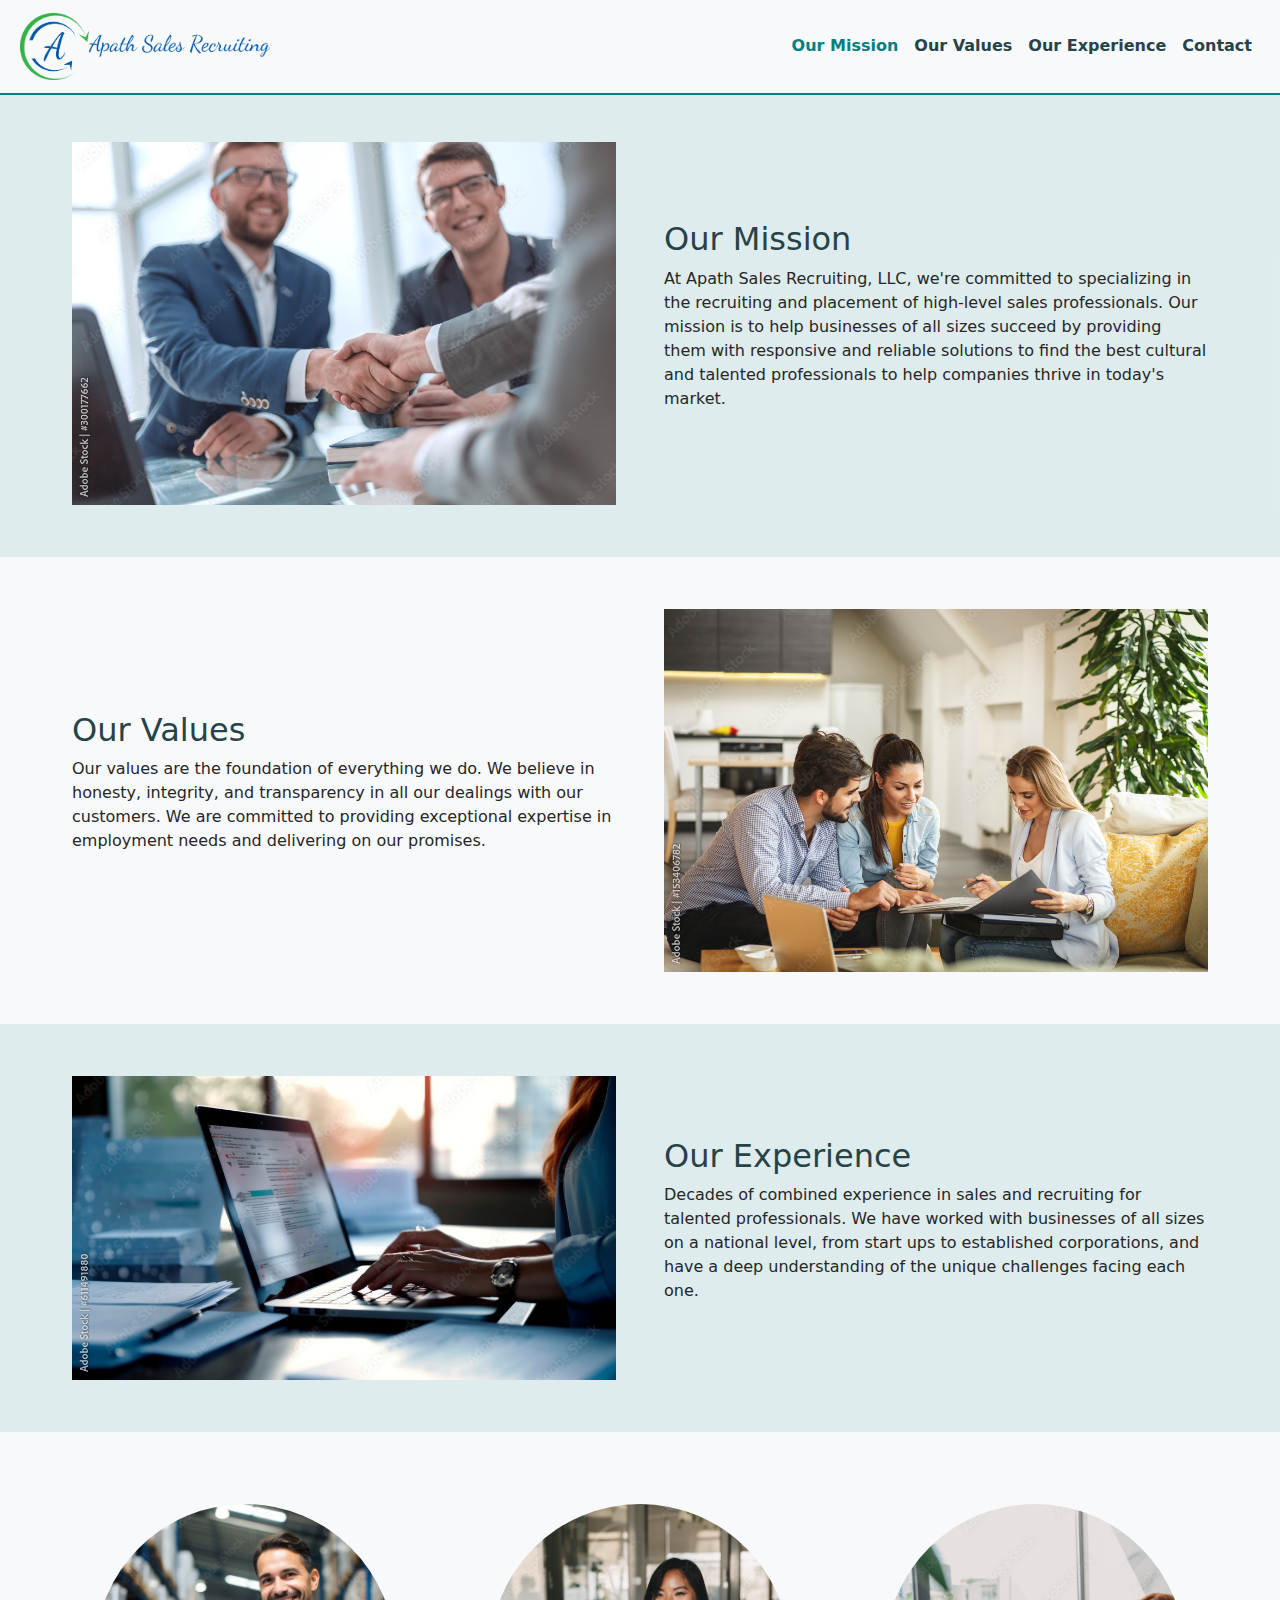
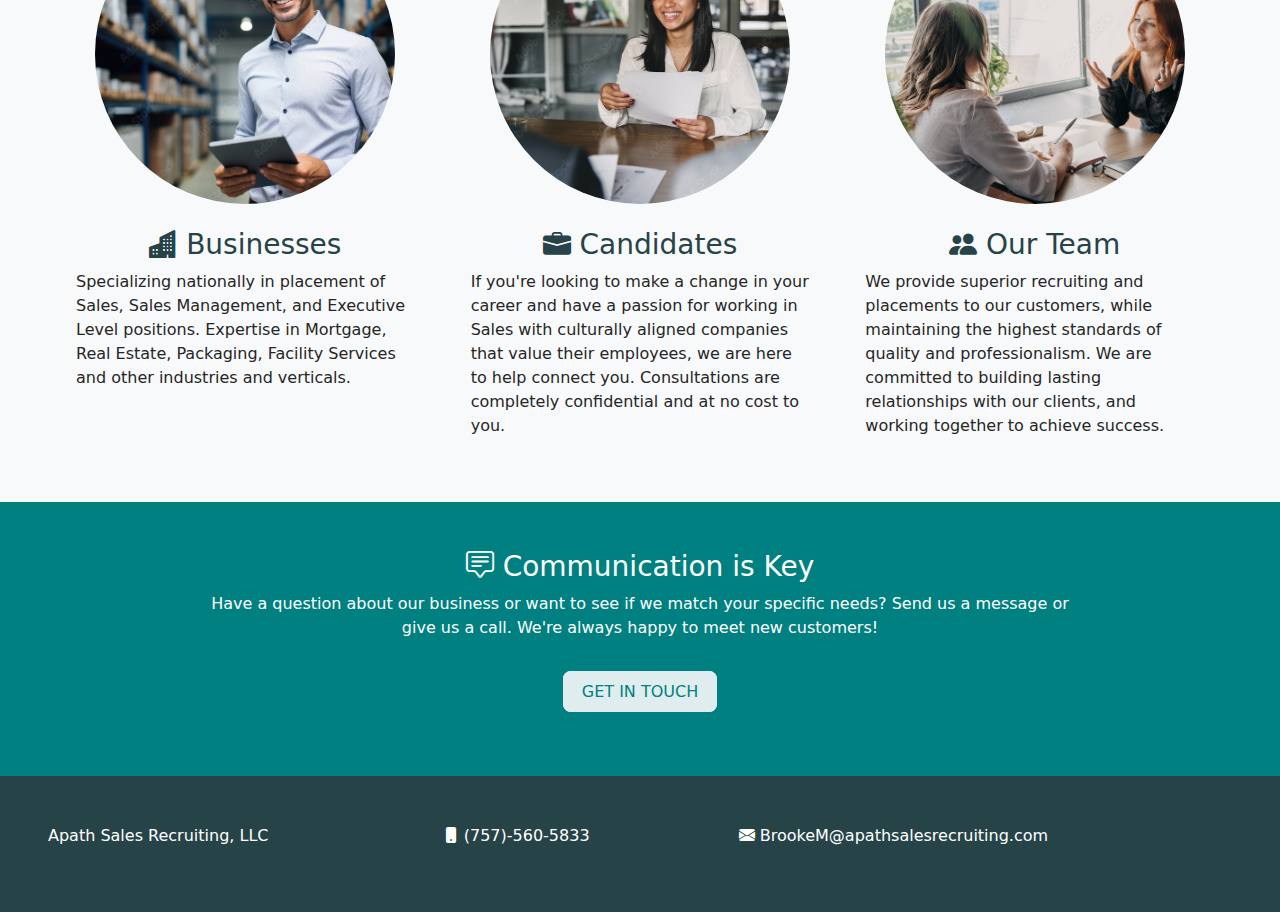
<file: apath/index.html>
<!DOCTYPE html>
<html lang="en">
    <head>
        <meta charset="utf-8">
        <meta name="viewport" content="width=device-width, initial-scale=1">
        <title>Apath Sales Recruiting</title>
        <link rel="icon" type="image/x-icon" href="assets/logofav.png">
        <link rel="stylesheet" href="https://cdn.jsdelivr.net/npm/bootstrap@5.3.2/dist/css/bootstrap.min.css">
        <link rel="stylesheet" href="https://cdn.jsdelivr.net/npm/bootstrap-icons@1.10.2/font/bootstrap-icons.css">
        <link rel="stylesheet" href="style.css">
        <script src="https://cdn.jsdelivr.net/npm/bootstrap@5.3.2/dist/js/bootstrap.bundle.min.js"></script>
    </head>

    <body>
        <nav class="navbar navbar-expand-md bg-body-tertiary fixed-top px-lg-2">
            <div class="container-fluid">
                <a class="navbar-brand" href="#"><img src="assets/logo-fc-cropped.png" class="header-logo" alt="Apath Sales Recruiting Logo"></a>
                <button id="nav-toggle-button" class="navbar-toggler" type="button" data-bs-toggle="collapse" data-bs-target="#navbarContent" aria-controls="navbarContent" aria-expanded="false" aria-label="Toggle Navigation">
                    <i class="bi bi-list"></i>
                </button>

                <div class="collapse navbar-collapse justify-content-end" id="navbarContent">
                    <ul class="navbar-nav">
                        <li class="nav-item">
                            <a class="nav-link" href="#mission">Our Mission</a>
                        </li>
                        <li class="nav-item">
                            <a class="nav-link" href="#values">Our Values</a>
                        </li>
                        <li class="nav-item">
                            <a class="nav-link" href="#experience">Our Experience</a>
                        </li>
                        <li class="nav-item">
                            <a class="nav-link" href="#contactForm">Contact</a>
                        </li>
                    </ul>
                </div>
            </div>
        </nav>

        <section id="mainContent" data-bs-spy="scroll" data-bs-target="#navbarContent" data-bs-root-margin="0px 0px -40%" data-bs-smooth-scroll="true" class="bg-body-tertiary container-fluid">
            <article id="mission" class="container-fluid background-light py-4 py-sm-5 px-md-5" style="margin-top: 90px">
                <div class="row justify-content-between gx-sm-5 align-items-center">
                    <div class="col-md-6 order-md-2 my-1">
                        <h2>Our Mission</h2>
                        <p>At Apath Sales Recruiting, LLC, we're committed to specializing in the recruiting and placement of high-level sales professionals.  Our mission is to help businesses of all sizes succeed by providing them with responsive and reliable solutions to find the best cultural and talented professionals to help companies thrive in today's market.</p>
                    </div> 

                    <div class="col-md-6 order-md-1 my-1">
                        <img src="assets/candidates-test-4.jpeg" class="img-fluid" alt="Business people sitting at a conference table shaking hands.">
                    </div>
                </div>
            </article>

            <article id="values" class="container-fluid py-4 py-sm-5 px-md-5">
                <div class="row justify-content-between gx-sm-5 align-items-center">
                    <div class="col-md-6 my-1">
                        <h2>Our Values</h2>
                        <p>Our values are the foundation of everything we do. We believe in honesty, integrity, and transparency in all our dealings with our customers. We are committed to providing exceptional expertise in employment needs and delivering on our promises.</p>
                    </div>
                    <div class="col-md-6 my-1">
                        <img src="assets/values-test-1.jpeg" class="img-fluid" alt="A man and a woman working together at a desk.">
                    </div>
                </div>
                
            </article>

            <article id="experience" class="container-fluid background-light py-4 py-sm-5 px-md-5">
                <div class="row justify-content-between gx-sm-5 align-items-center">
                    <div class="col-md-6 order-md-2 my-1">
                        <h2>Our Experience</h2>
                        <p>Decades of combined experience in sales and recruiting for talented professionals. We have worked with businesses of all sizes on a national level, from start ups to established corporations, and have a deep understanding of the unique challenges facing each one.</p>
                    </div>

                    <div class="col-md-6 order-md-1 my-1">
                        <img src="assets/experience-test-2.jpeg" class="img-fluid" alt="Business people sitting at a conference table shaking hands.">
                    </div>
                </div>
                
            </article>

            <article id="services" class="container-fluid py-4 py-sm-5 px-md-5">
                <div class="row">
                    <div id="customers" class="col-md-4">
                        <div class="py-3 py-sm-4 imgcontainer"><img src="assets/test-1.jpeg" alt="" class="mx-auto"></div>
                        <h3 class="text-center"><i class="bi bi-buildings-fill"></i>
                             Businesses</h3>
                        <p class="px-sm-3">Specializing nationally in placement of Sales, Sales Management, and Executive Level positions. Expertise in Mortgage, Real Estate, Packaging, Facility Services and other industries and verticals.</p>
                    </div>

                    <div id="candidates" class="col-md-4">
                        <div class="pb-3 pt-4 py-sm-4 imgcontainer"><img src="assets/candidates-5.jpeg" alt="" class="mx-auto"></div>
                        <h3 class="text-center"><i class="bi bi-briefcase-fill"></i>
                             Candidates</h3>
                        <p class="px-sm-3">If you're looking to make a change in your career and have a passion for working in Sales with culturally aligned companies that value their employees, we are here to help connect you. Consultations are completely confidential and at no cost to you.</p>
                    </div>

                    <div id="ourTeam" class="col-md-4">
                        <div class="pb-3 pt-4 py-sm-4 imgcontainer"><img src="assets/team-test-2.jpeg" alt="" class="mx-auto"></div>
                        <h3 class="text-center"><i class="bi bi-people-fill"></i> Our Team</h3>
                        <p class="px-sm-3">We provide superior recruiting and placements to our customers, while maintaining the highest standards of quality and professionalism. We are committed to building lasting relationships with our clients, and working together to achieve success.</p>
                    </div>
                </div>
            </article>

            <article id="contact" class="background-primary container-fluid py-5 px-md-5">
                
                <div id="contactForm" class="row mx-auto">
                    <h3 class="text-center white"><i class="bi bi-chat-square-text"></i> Communication is Key</h3>
                    <p class="text-center white">Have a question about our business or want to see if we match your specific needs? Send us a message or give us a call. We're always happy to meet new customers!</p>
        
                    <p class="contactButton text-center my-3 my-sm-4"><a href="mailto:brookem@apathsalesrecruiting.com" title="Email BrookeM@apathsalesrecruiting.com" class="px-3 py-2">Get in Touch</a></p>
    
                </div>    
            </article>
        </section>

        <footer id="footer" class="container-fluid background-dark py-4 py-sm-5 px-4 px-md-5">
            <div class="row justify-content-around gx-0">
                <div class="col-md-4 mx-auto">
                    <p><a href="#">Apath Sales Recruiting, LLC</a></p>
                </div>

                <div class="col-md-3 mx-auto">
                    <p><a href="tel:+17575605833" title="Call BrookeM@apathsalesrecruiting.com"><i class="bi bi-phone-fill"></i>
                         (757)-560-5833</a></p>
                </div>

                <div class="col-md-5 mx-auto">
                    <p><a href="mailto:brookeM@apathsalesrecruiting.com" title="Email BrookeM@apathsalesrecruiting.com"><i class="bi bi-envelope-fill"></i> BrookeM@apathsalesrecruiting.com</a></p>
                </div>
            </div>
        </footer>

    </body>
</html>
</file>
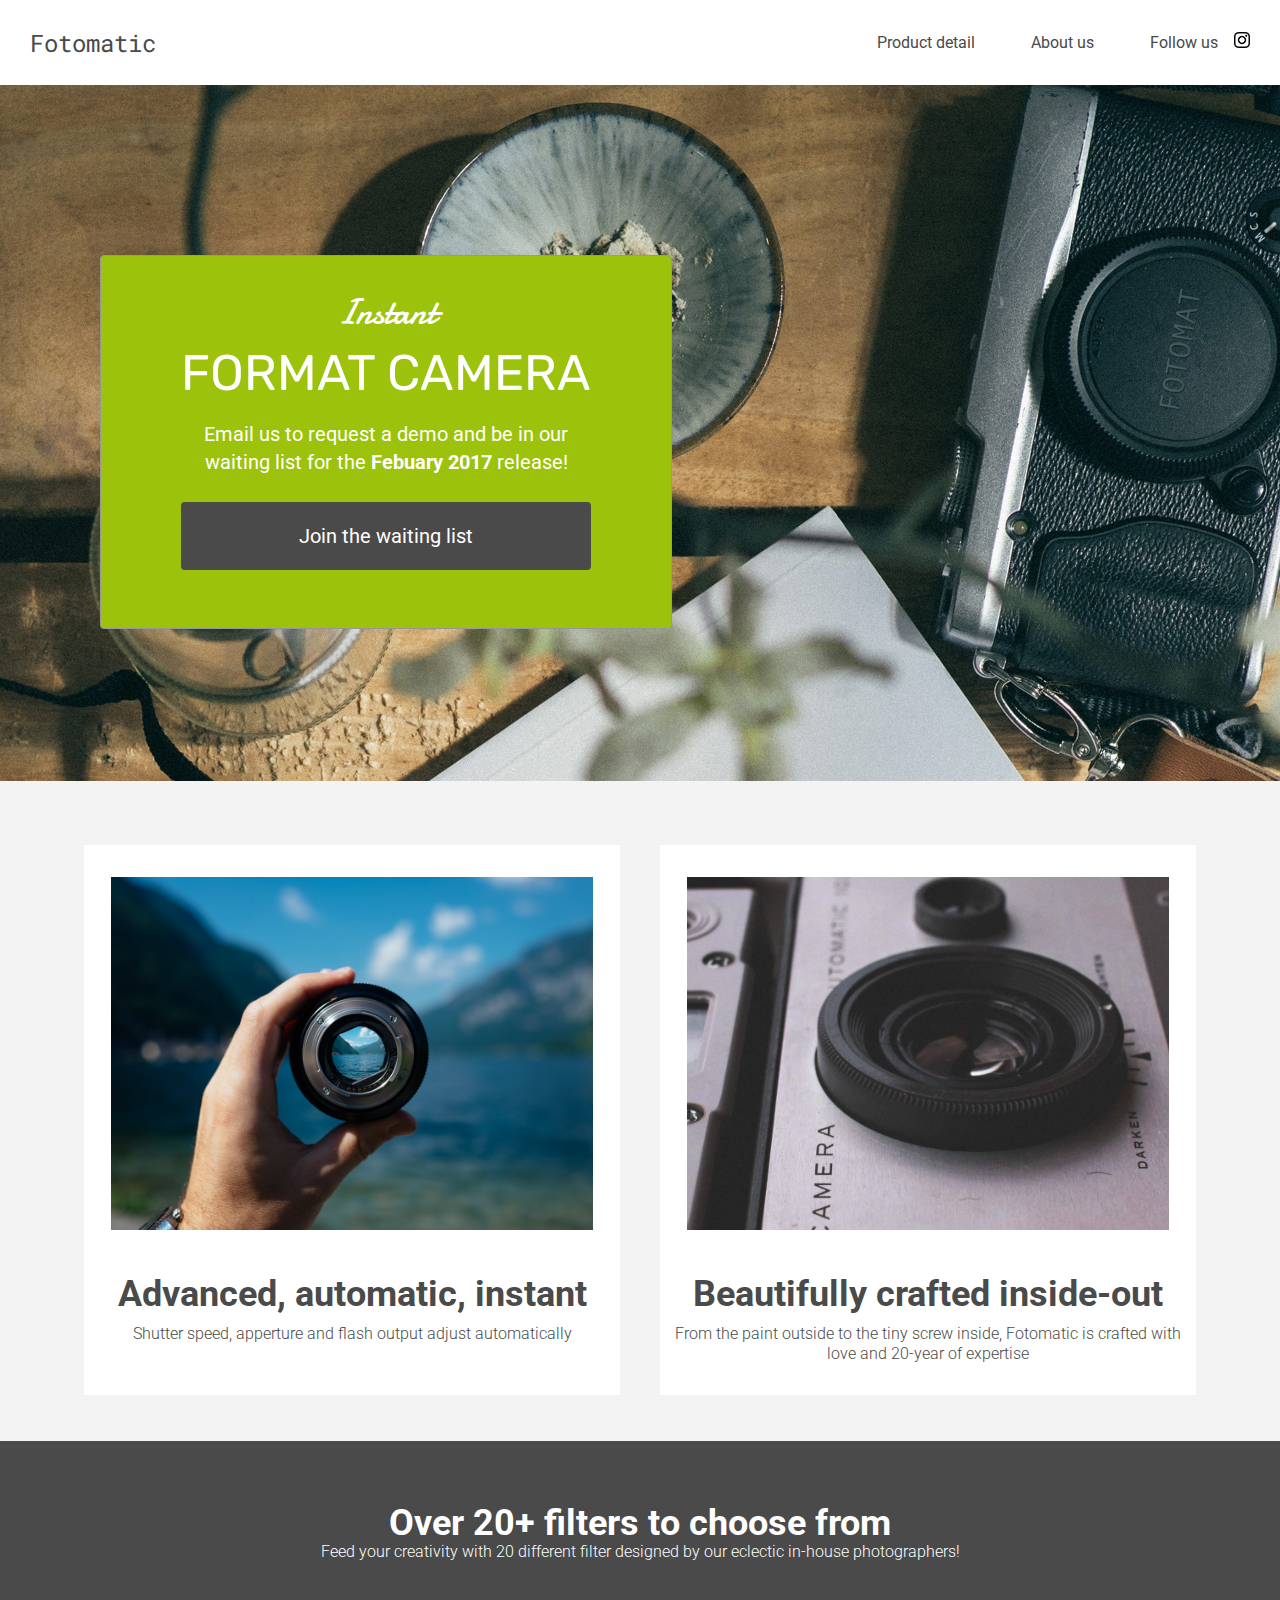
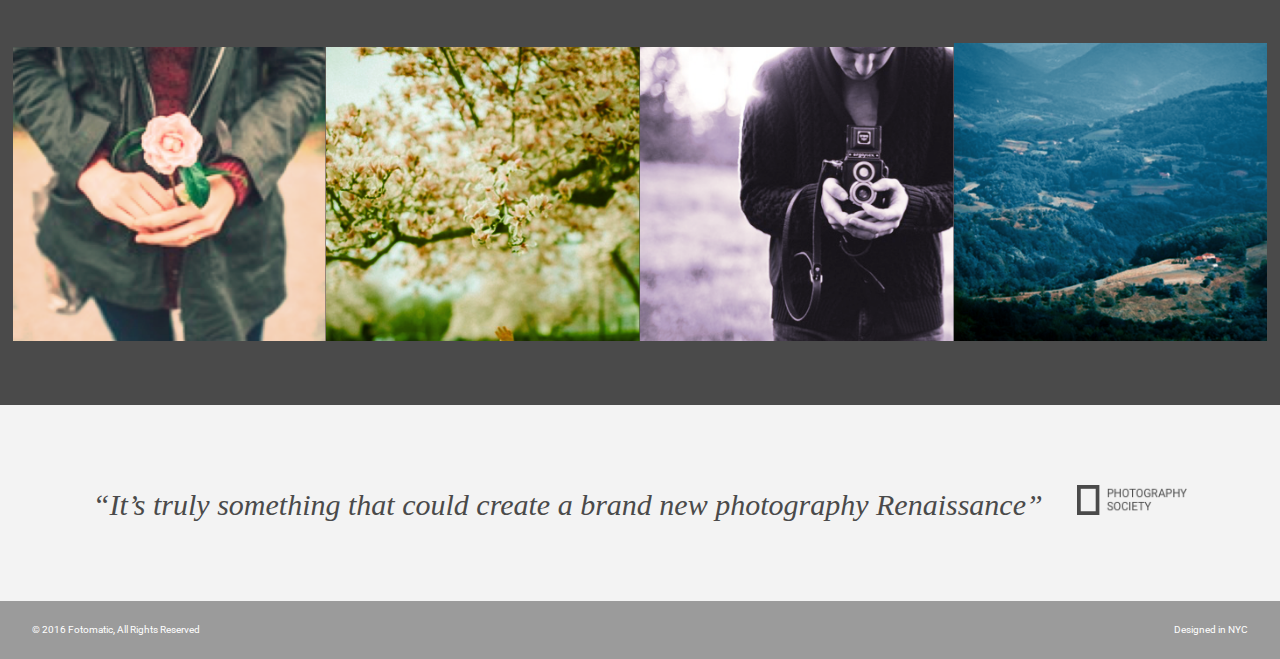
<file: fotomatic/F1C1_start/index.html>
<!DOCTYPE html>
<html>
<head>
  <meta name="viewport" content="width=device-width, initial-scale=1.0">
  <link href="https://fonts.googleapis.com/css?family=Damion" rel="stylesheet">
  <link href="https://fonts.googleapis.com/css?family=Rubik" rel="stylesheet">
  <link href="https://fonts.googleapis.com/css?family=Roboto:300,400,600,700" rel="stylesheet">
  <link href="https://fonts.googleapis.com/css2?family=Roboto+Mono&display=swap" rel="stylesheet">
  <link rel="stylesheet" href="./resources/css/reset.css">
  <link rel="stylesheet" href="./resources/css/style.css">
  <meta charset="UTF-8">
</head>
<body>
  <!-- Header -->
  <header>
    <div class="content">
      <a href="index.html" class="desktop logo">Fotomatic</a>
      <nav class="desktop">
        <ul>
          <li><a href="#">Product detail</a></li>
          <li><a href="#">About us</a></li>
          <li><a href="https://www.instagram.com/">Follow us <img class="icon" src="./resources/images/instagram.png"></a></li>
        </ul>
      </nav>
      <nav class="mobile">
        <ul>
          <li><a href="#"><img src="./resources/images/ic-logo.svg"></a></li>
          <li><a href="#"><img src="./resources/images/ic-product-detail.svg"></a></li>
          <li><a href="#"><img src="./resources/images/ic-about-us.svg"></a></li>
          <li><a href="#" class="button">Join us</a></li>
        </ul>
      </nav>
    </div>
  </header>

  <!-- Main Content -->
  <div class="main-content">

    <!-- Sign Up Section -->
    <div id="sign-up-section" class="banner">
      <div id="sign-up-cta">
        <div class="content center">
          <div class="header">
            <h2 class="cursive">Instant</h2>
            <h1 class="striking">FORMAT CAMERA</h1>
          </div>
          <div class="email">
            <span>
              Email us to request a demo and be in our waiting list for the <strong>Febuary 2017</strong> release!
            </span>
            <div class="button">Join the waiting list</div>
          </div>
        </div>
      </div>
    </div>

    <!-- Features Section -->
    <div id="features-section">
      <div class="feature">
        <div class="center">
          <div class="image-container">
            <img src="./resources/images/feature-1.png" />
          </div>
          <div class="content">
            <h2>Advanced, automatic, instant</h2>
            <h3>Shutter speed, apperture and flash output adjust automatically</h3>
          </div>
        </div>
      </div>
      <div class="feature">
        <div class="center">
          <div class="image-container">
            <img src="./resources/images/feature-2.png" />
          </div>
          <div class="content">
            <h2>Beautifully crafted inside-out</h2>
            <h3>From the paint outside to the tiny screw inside, Fotomatic is crafted with love and 20-year of expertise</h3>
          </div>
        </div>
      </div>
    </div>

    <!-- Filters Section -->
    <div id="filters-section">
      <div class="content center">
        <h2>Over 20+ filters to choose from</h2>
        <h3>Feed your creativity with 20 different filter designed by our eclectic in-house photographers!</h3>
      </div>
      <div class="images-container">
        <div class="image-container">
          <img src="./resources/images/filter-1.png" />
        </div>
        <div class="image-container">
          <img src="./resources/images/filter-2.png" />
        </div>
        <div class="image-container">
          <img src="./resources/images/filter-3.png" />
        </div>
        <div class="image-container extra">
          <img src="./resources/images/filter-4.png" />
        </div>
      </div>
    </div>

    <!--Quotes Section-->
    <div id="quotes-section">
      <div class="content center">
        <span class="quote">“It’s truly something that could create a brand new photography Renaissance”</span>
        <img class="quote-citation" src="./resources/images/photography-logo.png" />
      </div>
    </div>

    <!-- Footer -->
    <footer>
      <div class="content">
        <span class="copyright">© 2016  Fotomatic, All Rights Reserved</span>
        <span class="location">Designed in NYC</span>
      </div>
    </footer>

  </div>
</body>
</html>
</file>
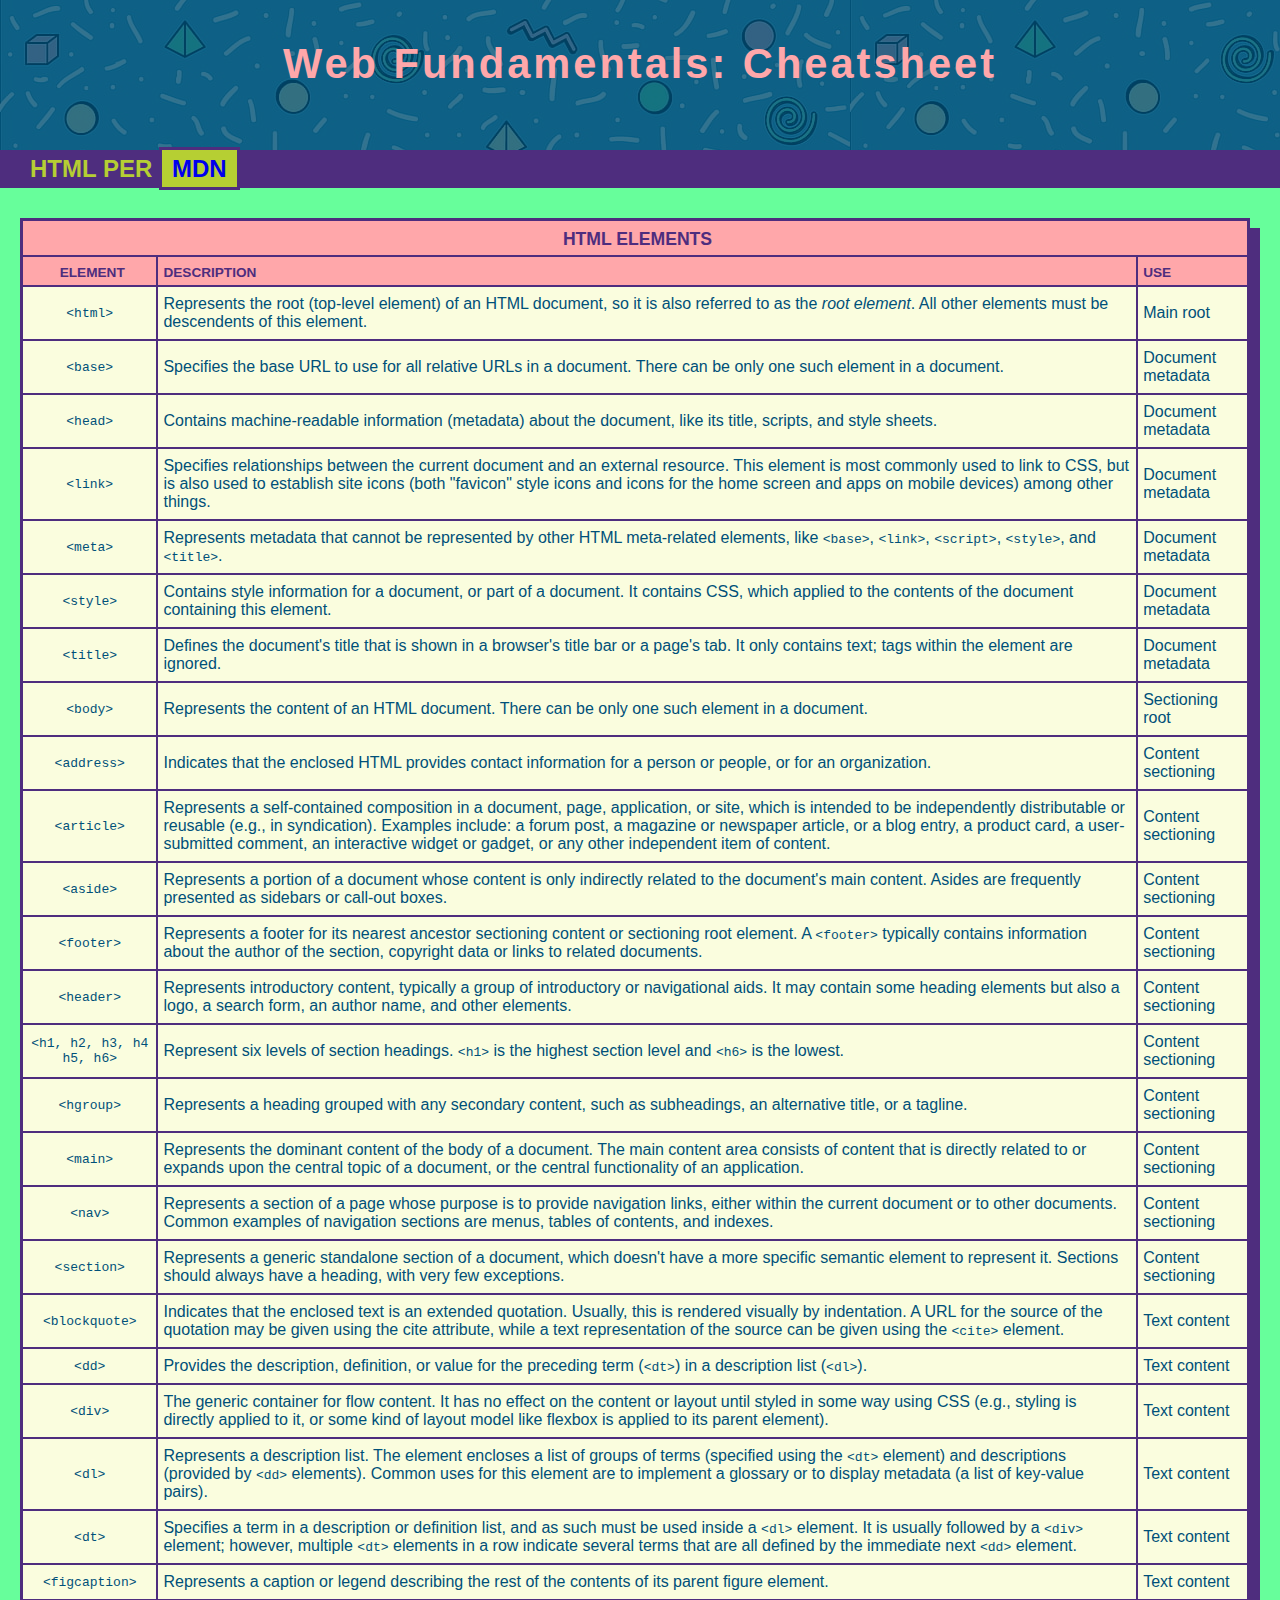
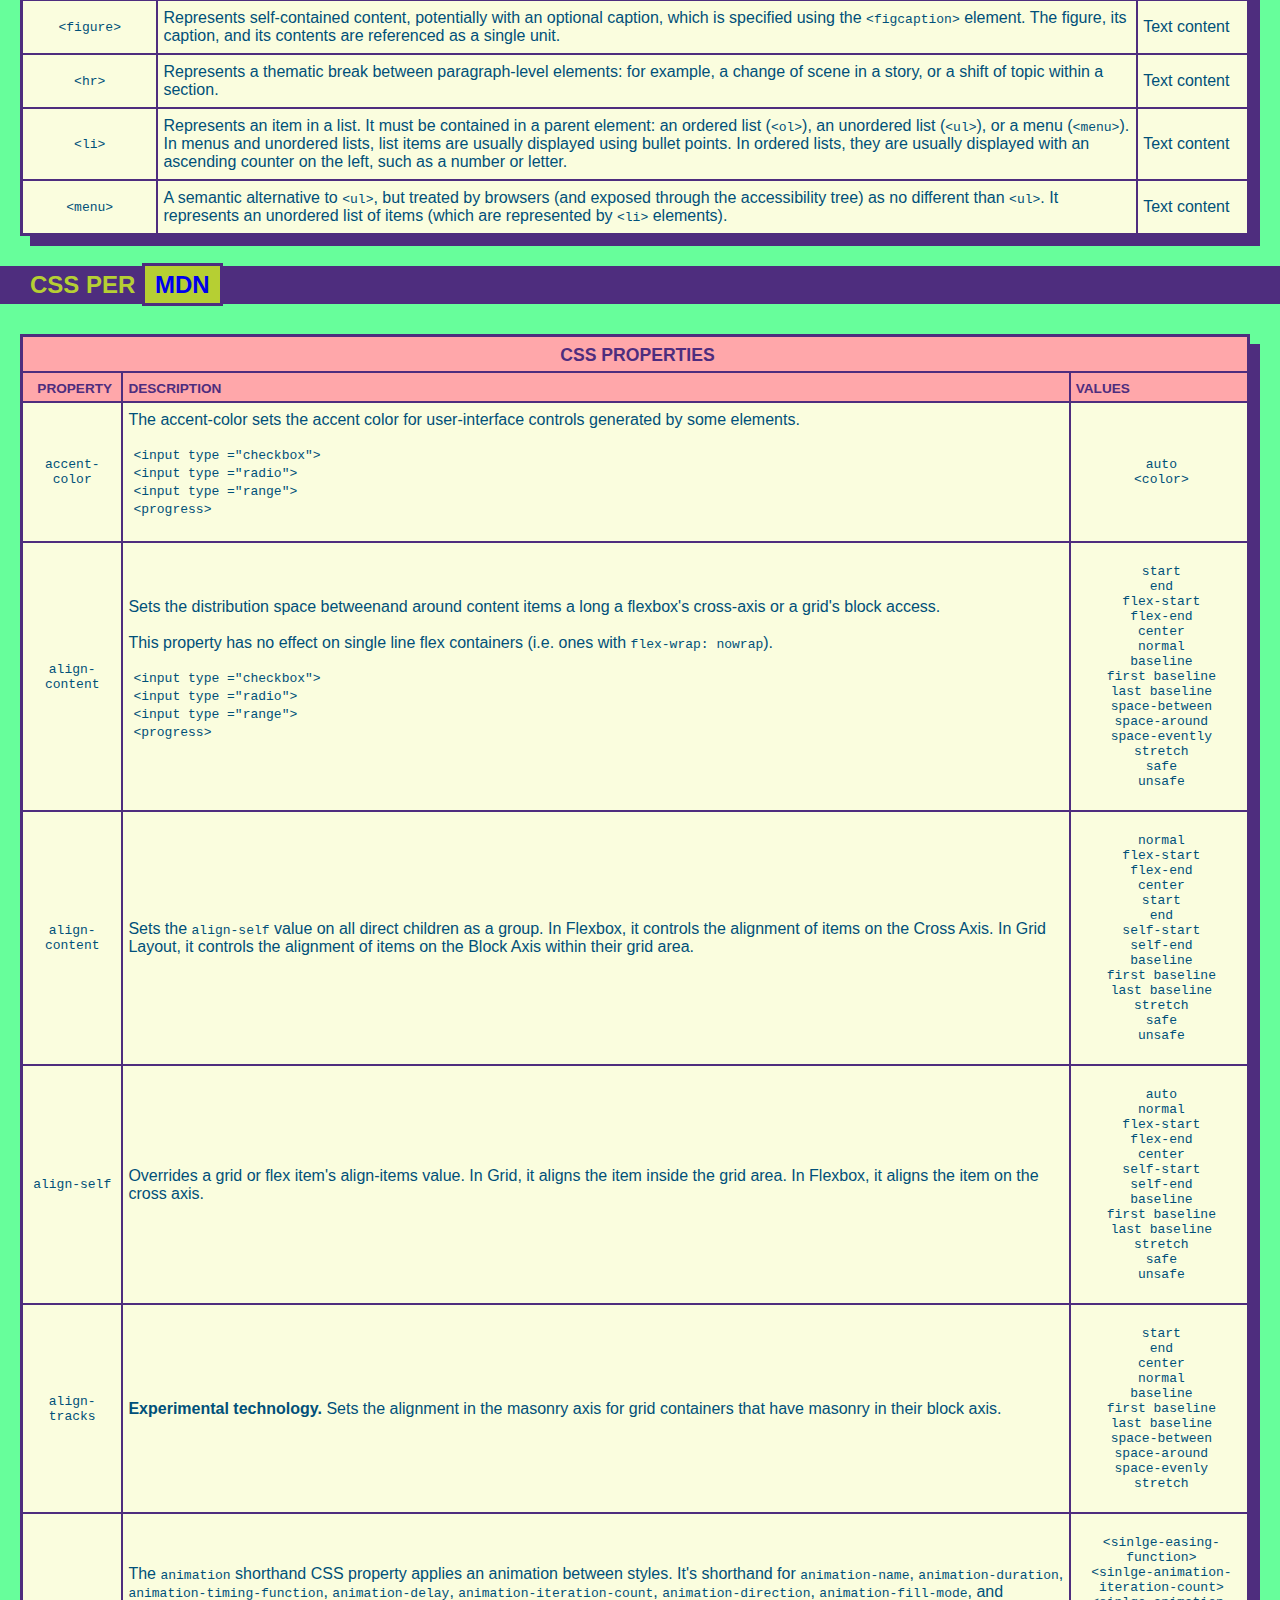
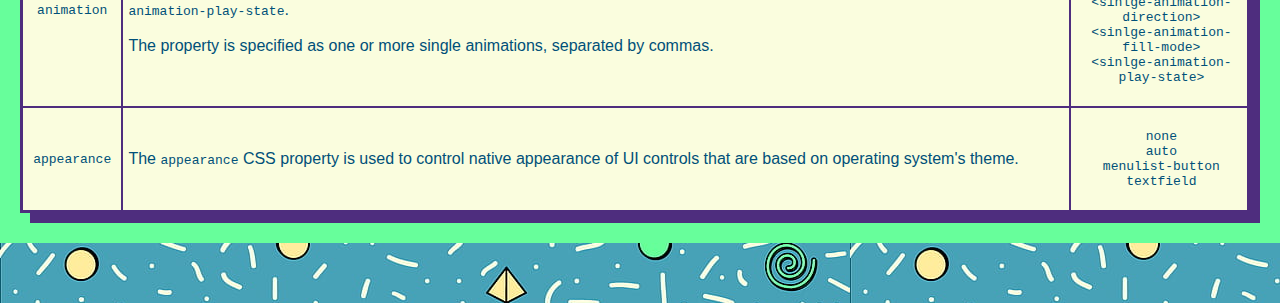
<file: cheatsheet/cheatsheet.html>
<!DOCTYPE html>
<html>
    <head>
        <title>Cheatsheets!</title>
        <link rel="stylesheet" href="./resources/css/reset.css">
        <link rel="stylesheet" href="./resources/css/index.css">
    </head>

    <body>
        <header>
            <h1>Web Fundamentals: Cheatsheet</h1>
        </header>
        <main>
            <section id="html">
                <heading class="source">
                    <h2>HTML <span>per <a href="https://developer.mozilla.org/en-US/docs/Web/HTML/Reference" title="MDN Web Docs">MDN</a></span></h2>
                </heading>

                <article>
                        <table>
                            <thead>
                                <tr>
                                    <th colspan="3">HTML Elements</th>
                                </tr>
                                <tr class="second-level">
                                    <th>Element</th>
                                    <th>Description</th>
                                    <th>Use</th>
                                </tr>
                            </thead>
                            <tbody>
                                <tr>
                                    <td>html</td>
                                    <td>Represents the root (top-level element) of an HTML document, so it is also referred to as the <em>root element</em>. All other elements must be descendents of this element.</td>
                                    <td>Main root</td>
                                </tr>

                                <tr>
                                    <td>base</td>
                                    <td>Specifies the base URL to use for all relative URLs in a document. There can be only one such element in a document.</td>
                                    <td>Document metadata</td>
                                </tr>

                                <tr>
                                    <td>head</td>
                                    <td>Contains machine-readable information (metadata) about the document, like its title, scripts, and style sheets.</td>
                                    <td>Document metadata</td>
                                </tr>

                                <tr>
                                    <td>link</td>
                                    <td>Specifies relationships between the current document and an external resource. This element is most commonly used to link to CSS, but is also used to establish site icons (both "favicon" style icons and icons for the home screen and apps on mobile devices) among other things.</td>
                                    <td>Document metadata</td>
                                </tr>

                                <tr>
                                    <td>meta</td>
                                    <td>Represents metadata that cannot be represented by other HTML meta-related elements, like <span class="code">base</span>, <span class="code">link</span>, <span class="code">script</span>, <span class="code">style</span>, and <span class="code">title</span>.</td>
                                    <td>Document metadata</td>
                                </tr>

                                <tr>
                                    <td>style</td>
                                    <td>Contains style information for a document, or part of a document. It contains CSS, which applied to the contents of the document containing this element.</td>
                                    <td>Document metadata</td>
                                </tr>

                                <tr>
                                    <td>title</td>
                                    <td>Defines the document's title that is shown in a browser's title bar or a page's tab. It only contains text; tags within the element are ignored.</td>
                                    <td>Document metadata</td>
                                </tr>

                                <tr>
                                    <td>body</td>
                                    <td>Represents the content of an HTML document. There can be only one such element in a document.</td>
                                    <td>Sectioning root</td>
                                </tr>

                                <tr>
                                    <td>address</td>
                                    <td>Indicates that the enclosed HTML provides contact information for a person or people, or for an organization.</td>
                                    <td>Content sectioning</td>
                                </tr>

                                <tr>
                                    <td>article</td>
                                    <td>Represents a self-contained composition in a document, page, application, or site, which is intended to be independently distributable or reusable (e.g., in syndication). Examples include: a forum post, a magazine or newspaper article, or a blog entry, a product card, a user-submitted comment, an interactive widget or gadget, or any other independent item of content.</td>
                                    <td>Content sectioning</td>
                                </tr>

                                <tr>
                                    <td>aside</td>
                                    <td>Represents a portion of a document whose content is only indirectly related to the document's main content. Asides are frequently presented as sidebars or call-out boxes.</td>
                                    <td>Content sectioning</td>
                                </tr>

                                <tr>
                                    <td>footer</td>
                                    <td>Represents a footer for its nearest ancestor sectioning content or sectioning root element. A <span class="code">footer</span> typically contains information about the author of the section, copyright data or links to related documents.</td>
                                    <td>Content sectioning</td>
                                </tr>

                                <tr>
                                    <td>header</td>
                                    <td>Represents introductory content, typically a group of introductory or navigational aids. It may contain some heading elements but also a logo, a search form, an author name, and other elements.</td>
                                    <td>Content sectioning</td>
                                </tr>

                                <tr>
                                    <td>h1, h2, h3, h4 h5, h6</td>
                                    <td>Represent six levels of section headings. <span class="code">h1</span> is the highest section level and <span class="code">h6</span> is the lowest.</td>
                                    <td>Content sectioning</td>
                                </tr>

                                <tr>
                                    <td>hgroup</td>
                                    <td>Represents a heading grouped with any secondary content, such as subheadings, an alternative title, or a tagline.</td>
                                    <td>Content sectioning</td>
                                </tr>

                                <tr>
                                    <td>main</td>
                                    <td>Represents the dominant content of the body of a document. The main content area consists of content that is directly related to or expands upon the central topic of a document, or the central functionality of an application.</td>
                                    <td>Content sectioning</td>
                                </tr>

                                <tr>
                                    <td>nav</td>
                                    <td>Represents a section of a page whose purpose is to provide navigation links, either within the current document or to other documents. Common examples of navigation sections are menus, tables of contents, and indexes.</td>
                                    <td>Content sectioning</td>
                                </tr>

                                <tr>
                                    <td>section</td>
                                    <td>Represents a generic standalone section of a document, which doesn't have a more specific semantic element to represent it. Sections should always have a heading, with very few exceptions.</td>
                                    <td>Content sectioning</td>
                                </tr>

                                <tr>
                                    <td>blockquote</td>
                                    <td>Indicates that the enclosed text is an extended quotation. Usually, this is rendered visually by indentation. A URL for the source of the quotation may be given using the cite attribute, while a text representation of the source can be given using the <span class="code">cite</span> element.</td>
                                    <td>Text content</td>
                                </tr>

                                <tr>
                                    <td>dd</td>
                                    <td>Provides the description, definition, or value for the preceding term (<span class="code">dt</span>) in a description list (<span class="code">dl</span>).</td>
                                    <td>Text content</td>
                                </tr>

                                <tr>
                                    <td>div</td>
                                    <td>The generic container for flow content. It has no effect on the content or layout until styled in some way using CSS (e.g., styling is directly applied to it, or some kind of layout model like flexbox is applied to its parent element).</td>
                                    <td>Text content</td>
                                </tr>

                                <tr>
                                    <td>dl</td>
                                    <td>Represents a description list. The element encloses a list of groups of terms (specified using the <span class="code">dt</span> element) and descriptions (provided by <span class="code">dd</span> elements). Common uses for this element are to implement a glossary or to display metadata (a list of key-value pairs).</td>
                                    <td>Text content</td>
                                </tr>

                                <tr>
                                    <td>dt</td>
                                    <td>Specifies a term in a description or definition list, and as such must be used inside a <span class="code">dl</span> element. It is usually followed by a <span class="code">div</span> element; however, multiple <span class="code">dt</span> elements in a row indicate several terms that are all defined by the immediate next <span class="code">dd</span> element.</td>
                                    <td>Text content</td>
                                </tr>

                                <tr>
                                    <td>figcaption</td>
                                    <td>Represents a caption or legend describing the rest of the contents of its parent figure element.</td>
                                    <td>Text content</td>
                                </tr>

                                <tr>
                                    <td>figure</td>
                                    <td>Represents self-contained content, potentially with an optional caption, which is specified using the <span class="code">figcaption</span> element. The figure, its caption, and its contents are referenced as a single unit.</td>
                                    <td>Text content</td>
                                </tr>

                                <tr>
                                    <td>hr</td>
                                    <td>Represents a thematic break between paragraph-level elements: for example, a change of scene in a story, or a shift of topic within a section.</td>
                                    <td>Text content</td>
                                </tr>

                                <tr>
                                    <td>li</td>
                                    <td>Represents an item in a list. It must be contained in a parent element: an ordered list (<span class="code">ol</span>), an unordered list (<span class="code">ul</span>), or a menu (<span class="code">menu</span>). In menus and unordered lists,  list items are usually displayed using bullet points. In ordered lists, they are usually displayed with an ascending counter on the left, such as a number or letter.</td>
                                    <td>Text content</td>
                                </tr>

                                <tr>
                                    <td>menu</td>
                                    <td>A semantic alternative to <span class="code">ul</span>, but treated by browsers (and exposed through the accessibility tree) as no different than <span class="code">ul</span>. It represents an unordered list of items (which are represented by <span class="code">li</span> elements).</td>
                                    <td>Text content</td>
                                </tr>
                            </tbody>
                        </table>
                </article>
                
            </section>

            <section id="css">
                <heading class="source">
                    <h2>CSS <span>per <a href="https://developer.mozilla.org/en-US/docs/Web/CSS/Reference" title="MDN Web Docs">MDN</a></span></h2>
                </heading>

                <article>
                    <table>
                        <thead>
                            <tr>
                                <th colspan="3">CSS Properties</th>
                            </tr>
                            <tr class="second-level">
                                <th>Property</th>
                                <th>Description</th>
                                <th>Values</th>
                            </tr>
                        </thead>
                        <tbody>
                            <tr>
                                <td>accent-color</td>
                                <td>The accent-color sets the accent color for user-interface controls generated by some elements.
                                    <ul>
                                        <li><span class="code">input type ="checkbox"</span></li>
                                        <li><span class="code">input type ="radio"</span></li>
                                        <li><span class="code">input type ="range"</span></li>
                                        <li><span class="code">progress</span></li>
                                    </ul>
                                </td>
                                <td class="code"><ul>
                                    <li>auto</li>
                                    <li><span class="code">color</span></li>
                                </ul></td>
                            </tr>

                            <tr>
                                <td>align-content</td>
                                <td>Sets the distribution space betweenand around content items a long a flexbox's cross-axis or a grid's block access. <br> <br> This property has no effect  on single line flex containers (i.e. ones with <span class="css">flex-wrap: nowrap</span>).
                                    <ul>
                                        <li><span class="code">input type ="checkbox"</span></li>
                                        <li><span class="code">input type ="radio"</span></li>
                                        <li><span class="code">input type ="range"</span></li>
                                        <li><span class="code">progress</span></li>
                                    </ul>
                                </td>
                                <td class="code"><ul>
                                    <li>start</li>
                                    <li>end</li>
                                    <li>flex-start</li>
                                    <li>flex-end</li>
                                    <li>center</li>
                                    <li>normal</li>
                                    <li>baseline</li>
                                    <li>first baseline</li>
                                    <li>last baseline</li>
                                    <li>space-between</li>
                                    <li>space-around</li>
                                    <li>space-evently</li>
                                    <li>stretch</li>
                                    <li>safe</li>
                                    <li>unsafe</li>
                                </ul></td>
                            </tr>

                            <tr>
                                <td>align-content</td>
                                <td>Sets the <span class="css">align-self</span> value on all direct children as a group. In Flexbox, it controls the alignment of items on the Cross Axis. In Grid Layout, it controls the alignment of items on the Block Axis within their grid area.
                                </td>
                                <td class="code"><ul>
                                    <li>normal</li>
                                    <li>flex-start</li>
                                    <li>flex-end</li>
                                    <li>center</li>
                                    <li>start</li>
                                    <li>end</li>
                                    <li>self-start</li>
                                    <li>self-end</li>
                                    <li>baseline</li>
                                    <li>first baseline</li>
                                    <li>last baseline</li>
                                    <li>stretch</li>
                                    <li>safe</li>
                                    <li>unsafe</li>
                                </ul></td>
                            </tr>

                            <tr>
                                <td>align-self</td>
                                <td>Overrides a grid or flex item's align-items value. In Grid, it aligns the item inside the grid area. In Flexbox, it aligns the item on the cross axis.
                                </td>
                                <td class="code"><ul>
                                    <li>auto</li>
                                    <li>normal</li>
                                    <li>flex-start</li>
                                    <li>flex-end</li>
                                    <li>center</li>
                                    <li>self-start</li>
                                    <li>self-end</li>
                                    <li>baseline</li>
                                    <li>first baseline</li>
                                    <li>last baseline</li>
                                    <li>stretch</li>
                                    <li>safe</li>
                                    <li>unsafe</li>
                                </ul></td>
                            </tr>

                            <tr>
                                <td>align-tracks</td>
                                <td><strong>Experimental technology.</strong> Sets the alignment in the masonry axis for grid containers that  have masonry in their block axis.
                                </td>
                                <td class="code"><ul>
                                    <li>start</li>
                                    <li>end</li>
                                    <li>center</li>
                                    <li>normal</li>
                                    <li>baseline</li>
                                    <li>first baseline</li>
                                    <li>last baseline</li>
                                    <li>space-between</li>
                                    <li>space-around</li>
                                    <li>space-evenly</li>
                                    <li>stretch</li>
                                </ul></td>
                            </tr>

                            <tr>
                                <td>animation</td>
                                <td>The <span class="css">animation</span> shorthand CSS property applies an animation between styles. It's shorthand for <span class="css">animation-name</span>, <span class="css">animation-duration</span>, <span class="css">animation-timing-function</span>, <span class="css">animation-delay</span>, <span class="css">animation-iteration-count</span>, <span class="css">animation-direction</span>, <span class="css">animation-fill-mode</span>, and <span class="css">animation-play-state</span>.
                                    <br> <br> The property is specified as one or more single animations, separated by commas.
                                </td>
                                <td class="code"><ul>
                                    <li><span class="code">sinlge-easing-function</span></li>
                                    <li><span class="code">sinlge-animation-iteration-count</span></li>
                                    <li><span class="code">sinlge-animation-direction</span></li>
                                    <li><span class="code">sinlge-animation-fill-mode</span></li>
                                    <li><span class="code">sinlge-animation-play-state</span></li>
                                </ul></td>
                            </tr>

                            <tr>
                                <td>appearance</td>
                                <td>The <span class="css">appearance</span> CSS property is used to control native appearance of UI controls that are based on operating system's theme.
                                </td>
                                <td class="code"><ul>
                                    <li>none</li>
                                    <li>auto</li>
                                    <li>menulist-button</li>
                                    <li>textfield</li>
                                </ul></td>
                            </tr>       
                        </tbody>
                    </table>
                </article>    
            </section>
        </main>
    </body>
</html>
</file>
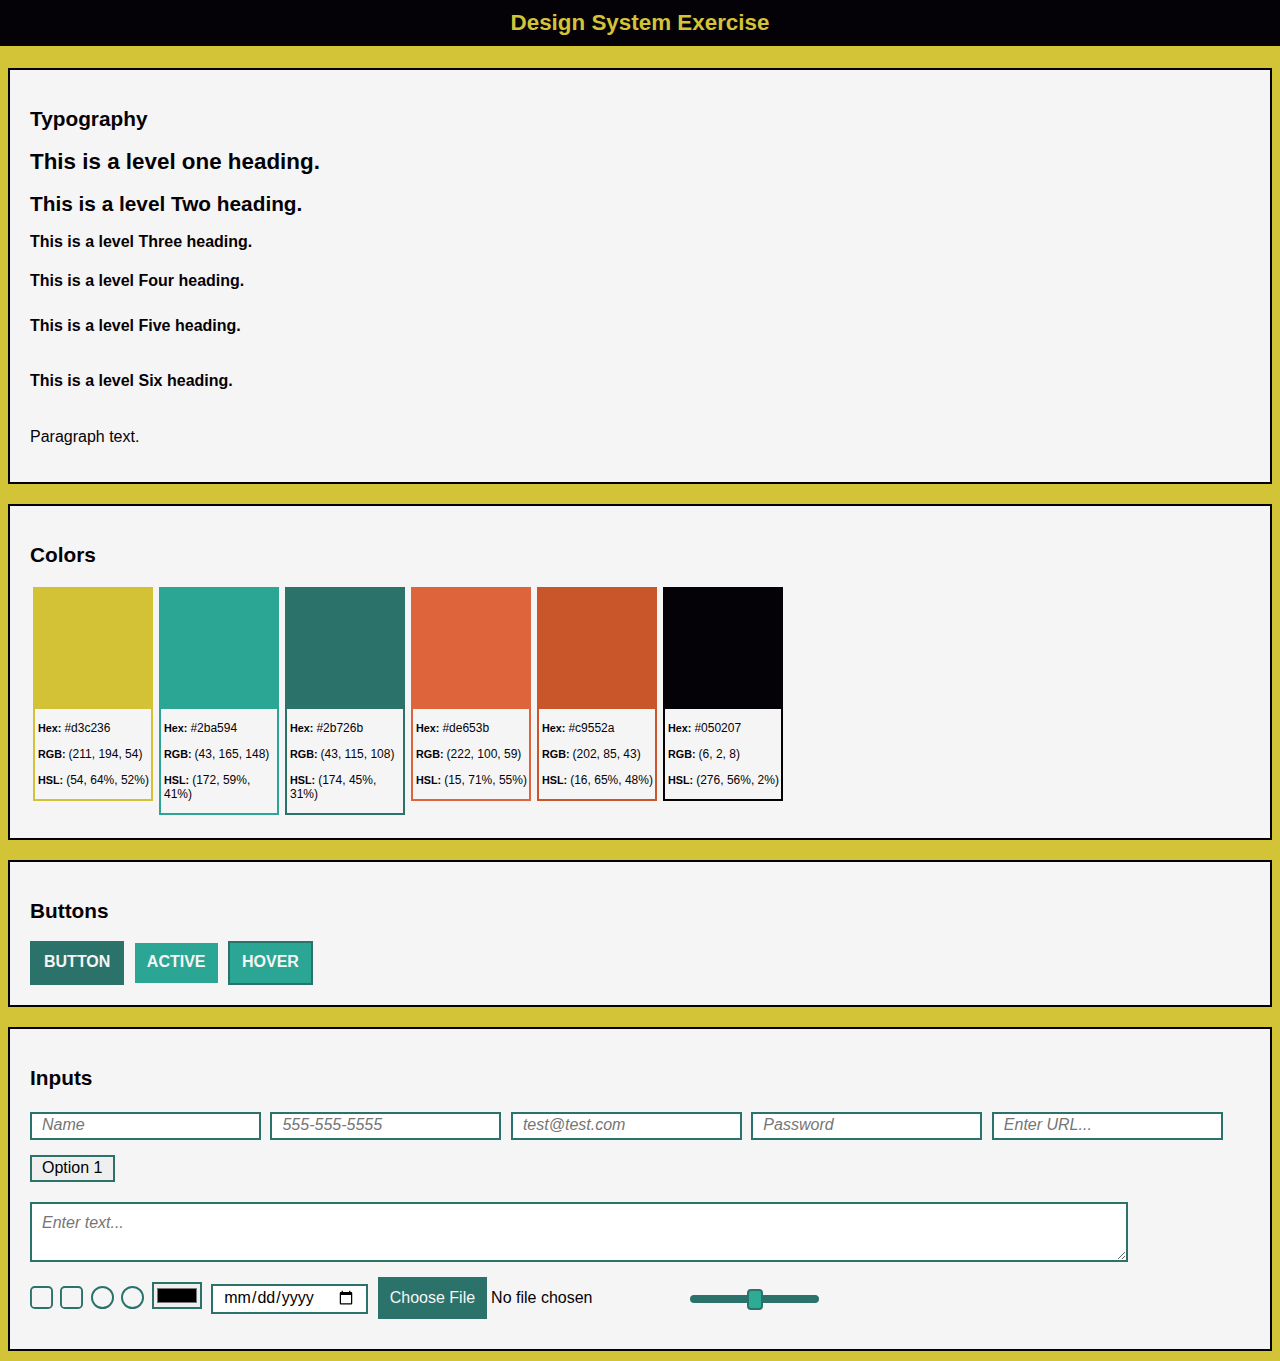
<file: designsystem/designsystem.html>
<!DOCTYPE html>
<html>
    <head>
        <title>Design System</title>
        <link rel="stylesheet" href="designsystem.css">
        <link rel="stylesheet" href="https://fonts.googleapis.com/css2?family=Material+Symbols+Outlined:opsz,wght,FILL,GRAD@48,400,0,0" />
    </head>

    <body>

        <header>
            <h1 id="page-heading">Design System Exercise</h1>
        </header>

        <section id="typography">
            <h2>Typography</h2>
            <h1>This is a level one heading.</h1>
            <h2>This is a level Two heading.</h2>
            <h3>This is a level Three heading.</h3>
            <h4>This is a level Four heading.</h4>
            <h5>This is a level Five heading.</h5>
            <h6>This is a level Six heading.</h6>
            <p>Paragraph text.</p>
        </section>

        <section id="colors">
            <h2>Colors</h2>
            <div class="color-swatch">
                <div class="square darkyellow-bkgd"></div>
                <div class="square teal-bkgd"></div>
                <div class="square darkteal-bkgd"></div>
                <div class="square orange-bkgd"></div>
                <div class="square darkorange-bkgd"></div>
                <div class="square black-bkgd"></div>
            </div>

            <div class="color-info">
                <div class="info darkyellow">
                    <p><span>Hex: </span>#d3c236</p>
                    <p><span>RGB: </span>(211, 194, 54)</p>
                    <p><span>HSL: </span>(54, 64%, 52%)</p>
                </div>
                <div class="info teal">
                    <p><span>Hex: </span>#2ba594</p>
                    <p><span>RGB: </span>(43, 165, 148)</p>
                    <p><span>HSL: </span>(172, 59%, 41%)</p>
                </div>
                <div class="info darkteal">
                    <p><span>Hex: </span>#2b726b</p>
                    <p><span>RGB: </span>(43, 115, 108)</p>
                    <p><span>HSL: </span>(174, 45%, 31%)</p>
                </div>
                <div class="info orange">
                    <p><span>Hex: </span>#de653b</p>
                    <p><span>RGB: </span>(222, 100, 59)</p>
                    <p><span>HSL: </span>(15, 71%, 55%)</p>
                </div>
                <div class="info darkorange">
                    <p><span>Hex: </span>#c9552a</p>
                    <p><span>RGB: </span>(202, 85, 43)</p>
                    <p><span>HSL: </span>(16, 65%, 48%)</p>
                </div>
                <div class="info black">
                    <p><span>Hex: </span>#050207</p>
                    <p><span>RGB: </span>(6, 2, 8)</p>
                    <p><span>HSL: </span>(276, 56%, 2%)</p>
                </div>
            </div>
            
        </section>

        <!--<section id="navigation">
            <h2>Navigation</h2>
            <div class="primary-nav">
                <h3>Primary Navigation</h3>
            </div>

            <div class="secondary">
                <h3>Secondary (Breadcrumb) Navigation</h3>
            </div>-->
            
        </section>

        <section id="buttons">
            <h2>Buttons</h2>
            <button type="button"  title="Button">Button</button>
            <button type="button" class="active" title="Active Button">Active</button>
            <button type="button" class="hover" title="Hover Button">Hover</button>
        </section>

        <section id="inputs">
            <h2>Inputs</h2>
            <input type="text" placeholder="Name" title="Enter your name">

            <input type="tel" placeholder="555-555-5555" title="Enter your telephone number">
            <input type="email" placeholder="test@test.com" title="Enter your email">
            <input type="password" placeholder="Password" title="Enter your password">

            <input type="url" placeholder="Enter URL..." title="Enter a URL">
            <select name="dropdown" id="drop" title="Select an option">
                <option>Option 1</option>
                <option>Option 2</option>
                <option>Option 3</option>
                <option>Option 4</option>
                <option>Option 5</option>
            </select>

            <textarea placeholder="Enter text..." title="Enter a message"></textarea>

            <input type="checkbox" id="check1" name="checkbox">
            <label for="check1"></label>
            <input type="checkbox" id="check2"name="checkbox">
            <label for="check2"></label>

            <input type="radio" id="radio1" name="radio">
            <label for="radio1"></label>
            <input type="radio" id="radio2" name="radio">
            <label for="radio2"></label>

            <input type="color" title="Select a color">

            <input type="date" title="Select a date">

            <input type="file" title="Select a file">

            <input type="range" title="Select a value">
        </section>

        <!--<section id="headers">
            <h2>Page Headers</h2>
        </section>-->

    </body>
</html>
</file>
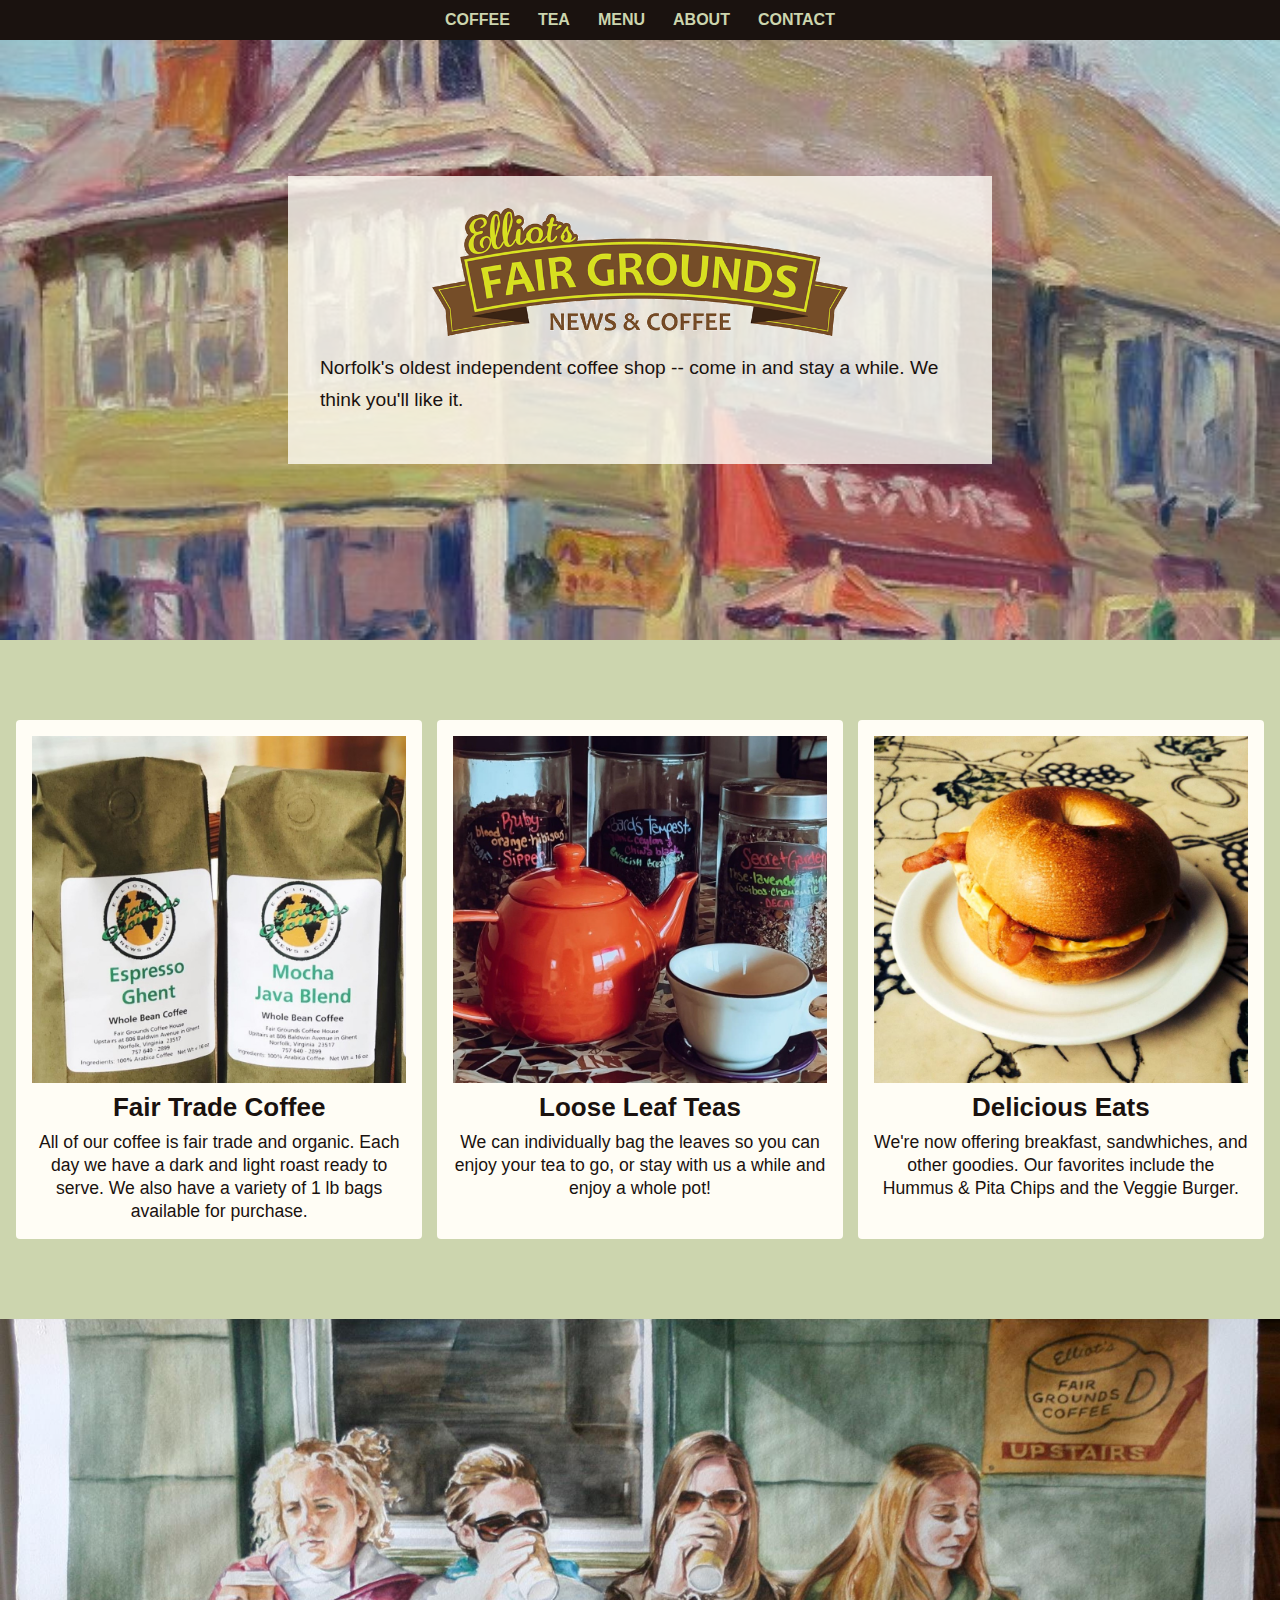
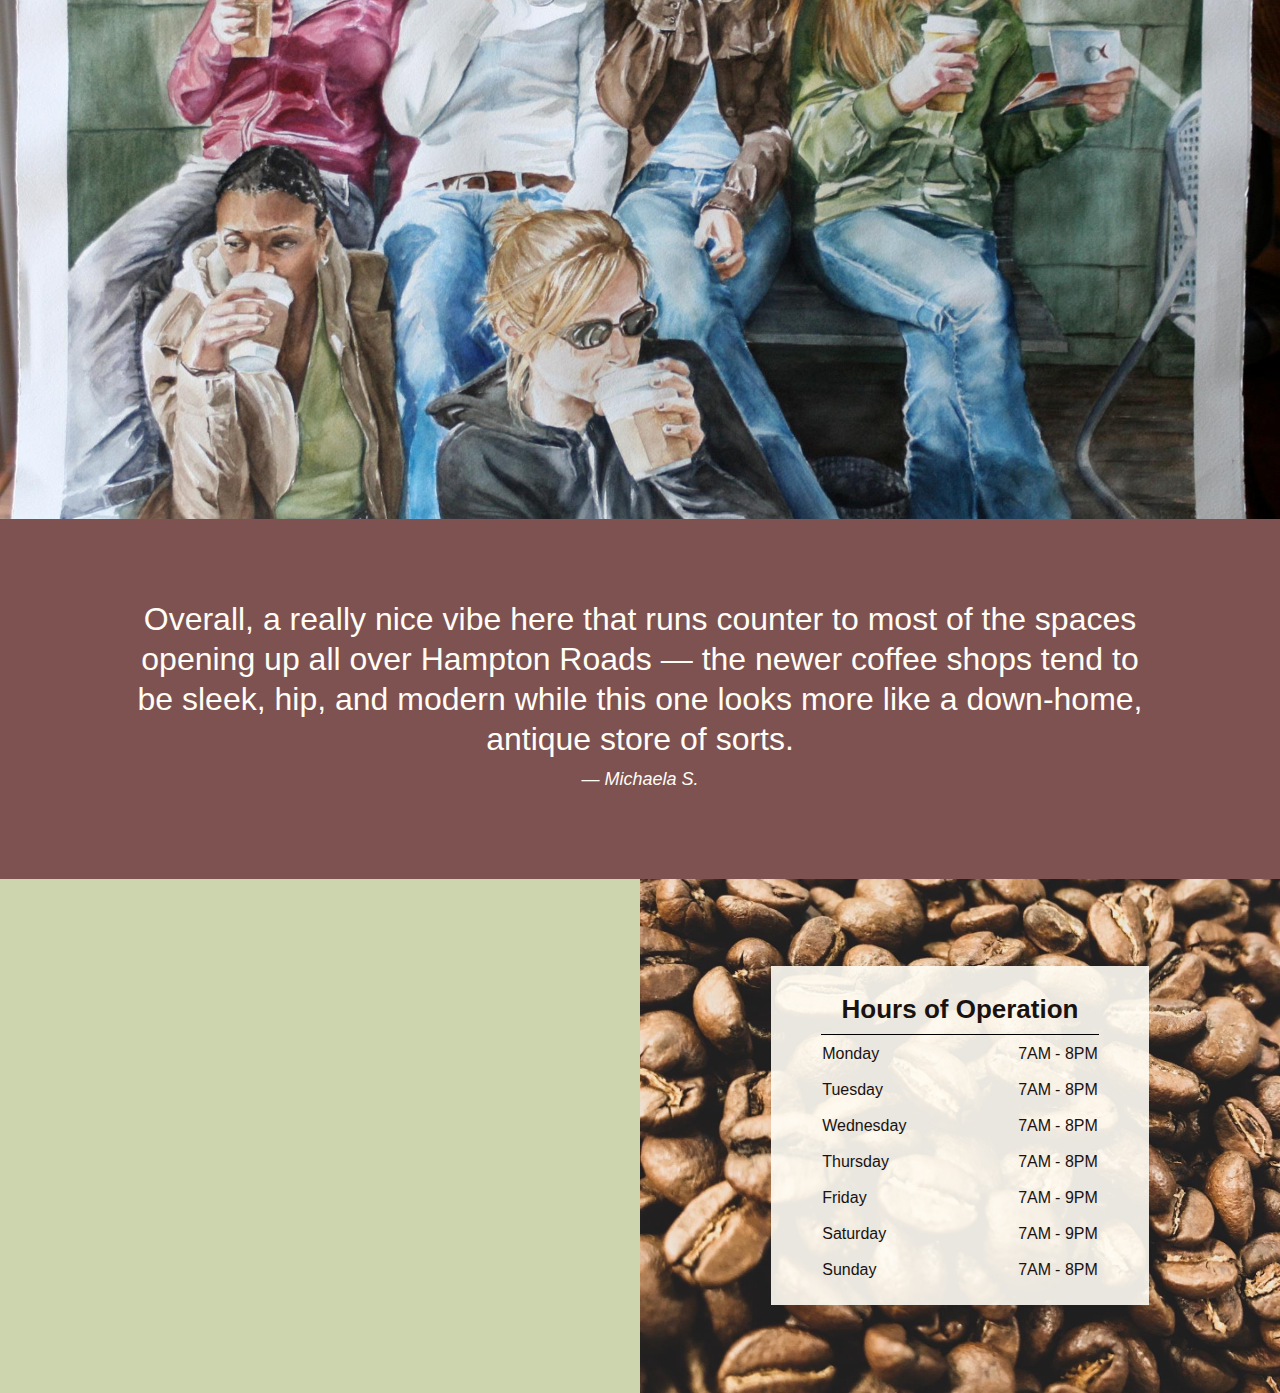
<file: fairgrounds/fairgrounds.html>
<!DOCTYPE html>
<html>
    <head>
        <title>Elliot's Fairgrounds</title>
        <link rel="stylesheet" href="../fairgrounds/styles/reset.css">
        <link rel="stylesheet" href="../fairgrounds/styles/fairgrounds.css">
    </head>

    <body>
        <header>
            <nav id="site-nav">
                <ul>
                    <li><a>Coffee</a></li>
                    <li><a>Tea</a></li>
                    <li><a>Menu</a></li>
                    <li><a>About</a></li>
                    <li><a>Contact</a></li>
                </ul>
            </nav>
        </header>
        <main>
            <section id="banner">
                <div id="blurb">
                    <img id="logo" src="../fairgrounds/assets/logo.png">
                    <p>Norfolk's oldest independent coffee shop -- come in and stay a while. We think you'll like it.</p>
                </div>
            </section>

            <section id="products-section">
                <div class="product">
                    <img src="../fairgrounds/assets/whole-bean-coffee-feat.jpg">
                    <h2>Fair Trade Coffee</h2>
                    <p>All of our coffee is fair trade and organic. Each day we have a dark and light roast ready to serve. We also have a variety of 1 lb bags available for purchase.</p>
                </div>

                <div class="product">
                    <img src="../fairgrounds/assets/loose-leaf-tea-feat.jpg">
                    <h2>Loose Leaf Teas</h2>
                    <p>We can individually bag the leaves so you can enjoy your tea to go, or stay with us a while and enjoy a whole pot!</p>
                </div>

                <div class="product">
                    <img src="../fairgrounds/assets/breakfast.jpg">
                    <h2>Delicious Eats</h2>
                    <p>We're now offering breakfast, sandwhiches, and other goodies. Our favorites include the Hummus & Pita Chips and the Veggie Burger. </p>
                </div>
            </section>

            <section id="atmosphere-section">
                
            </section>

            <section id="quote-section">
                <p>Overall, a really nice vibe here that runs counter to most of the spaces opening up all over Hampton Roads &mdash; the newer coffee shops tend to be sleek, hip, and modern while this one looks more like a down-home, antique store of sorts.</p>
                <span>&mdash; Michaela S.</span>
            </section>

            <section id="location-section">
                <div id="map">
                    <iframe src="https://www.google.com/maps/embed?pb=!1m18!1m12!1m3!1d3191.955316335359!2d-76.30119052368809!3d36.86748836390277!2m3!1f0!2f0!3f0!3m2!1i1024!2i768!4f13.1!3m3!1m2!1s0x89ba984147e13313%3A0x9bfff4d4e591ece5!2sFair%20Grounds!5e0!3m2!1sen!2sus!4v1686074312385!5m2!1sen!2sus" width="600" height="450" style="border:0;" allowfullscreen="" loading="lazy" referrerpolicy="no-referrer-when-downgrade"></iframe>
                </div>
                

                <div id="hours">
                    <table>
                        <thead>
                            <tr>
                                <th colspan="3"><h2>Hours of Operation</h2></th>
                            </tr>
                        </thead>
                        <tbody>
                            <tr>
                                <td>Monday</td>
                                <td>7AM</td>
                                <td>8PM</td>
                            </tr>
                            <tr>
                                <td>Tuesday</td>
                                <td>7AM</td>
                                <td>8PM</td>
                            </tr>
                            <tr>
                                <td>Wednesday</td>
                                <td>7AM</td>
                                <td>8PM</td>
                            </tr>
                            <tr>
                                <td>Thursday</td>
                                <td>7AM</td>
                                <td>8PM</td>
                            </tr>
                            <tr>
                                <td>Friday</td>
                                <td>7AM</td>
                                <td>9PM</td>
                            </tr>
                            <tr>
                                <td>Saturday</td>
                                <td>7AM</td>
                                <td>9PM</td>
                            </tr>
                            <tr>
                                <td>Sunday</td>
                                <td>7AM</td>
                                <td>8PM</td>
                            </tr>
                        </tbody>
                    </table>
                </div>
            </section>
        </main>
        <footer>
            <section id="contact-info">

            </section>
            <section id="socials"></section>
        </footer>
    </body>
</html>
</file>
<file: apath/style.css>
/*COLORS*/
.white {
    color: white;
}

.background-primary {
    background-color:#008080;
}

.background-light {
    background-color: rgba(0,128,128,.1);
}

.background-dark {
    background-color: #264348;
}

/*TYPOGRAPHY*/

h1, h2, h3, h4, h5, h6 {
    color: #264348;
}

p {
    color: #262626;
}

/*Header Bar*/

.header-logo {
    max-width: 250px;
}

/*Navigation*/

#nav-toggle-button{
    background-color:rgba(0,128,128,.2);
    font-size: 2rem;
}

#nav-toggle-button:hover{
    background-color:#008080;
    color: white;
}

button#nav-toggle-button.navbar-toggler:focus {
    outline: none;
    box-shadow: none!important;
}

.navbar {
    border-bottom: 2px solid #008080;
}

a.nav-link, a.nav-link:visited {
    color: #264348;
    font-weight: bold;
}

a.nav-link:hover, .nav-link.active {
    color: #008080!important;
}

/*Main Content Sections*/

#mainContent {
    margin: 0;
    padding: 0;
}
#mission .row, #values .row, #experience .row, #services .row, #footer .row {
    max-width: 1200px;
    margin: 0 auto;
}

.imgcontainer img {
    width: 300px;
    height: 300px;
    border-radius: 50%;
    object-fit: cover;
    display: block;
}

@media (min-width: 768px) {
    .imgcontainer img {
        width: 200px;
        height: 200px;
        border-radius: 50%;
        object-fit: cover;
        display: block;
    }
}

@media (min-width: 992px) {
    .imgcontainer img {
        width: 250px;
        height: 250px;
        border-radius: 50%;
        object-fit: cover;
        display: block;
    }
}

@media (min-width: 1200px) {
    .imgcontainer img {
        width: 300px;
        height: 300px;
        border-radius: 50%;
        object-fit: cover;
        display: block;
    }
}

/*Contact Us*/

#contactForm {
    max-width: 900px;
    color: white;
}

.contactButton a {
    background-color:#DFEDEE;
    border: 3px solid #DFEDEE;
    color:#008080;
    text-decoration: none;
    font-weight: 500;
    text-transform: uppercase;
    margin: 0 auto;
    border-radius: .5rem;
}

.contactButton a:hover {
    background-color:#008080;
    border:3px solid #DFEDEE;
    color:#DFEDEE;
}

/*Footer*/

#footer a, #footer p {
    color: white;
    text-decoration: none;
}

#footer a:hover {
    color: #cecece;
}
</file>
<file: fotomatic/F1C1_start/resources/css/style.css>
/* Universal Styles */

html {
  font-family: "Roboto", sans-serif;
  font-size: 16px;
}

.main-content {
  position: relative;
  top: 5.3125rem; /* To offset for fixed header. */
}

.center {
  text-align: center;
}

.button {
  border-radius: 4px;
  background-color: #4a4a4a;
  color: white;
}

.image-container {
  max-width: 100%;
  width: 25%;
  height: auto;
  overflow: hidden;
  display: inline-block;
}

.image-container img {
  width: 100%;
  height: auto;
  display: block;
}

@media only screen and (max-width: 760px) {
  .main-content {
    top: 2.5625rem;
  }
}

/* Header */

header {
  position: fixed;
  width: 100%;
  border-bottom: solid 1px #c6c1c1;
  background-color: white;
  height: 5.3125rem;
}

header .content {
  display: flex;
  align-items: center;
  padding: 1.875rem;
  color: #4a4a4a;
}

header .logo {
  flex: 1;
  font-size: 1.5rem;
  font-family: "Roboto Mono";
  color: #4a4a4a;
}

header nav ul {
  display: flex;
}

nav li {
  padding-left: 3.5rem;
}

nav a {
  vertical-align: bottom;
  line-height: 1.6;
  font-size: 1rem;
  color: #4a4a4a;
}

header .icon {
  width: 1rem;
  padding-left: .75rem;
}

header .mobile {
  display: none;
}

@media only screen and (max-width: 760px) {
  header .desktop {
    display: none;
  }

  header .mobile {
    display: block;
    width: 100%;
  }

  header .content {
    padding: .5rem 0;
  }

  header .mobile ul {
    display: flex;
    justify-content: space-around;
    align-items: center;
    width: 100%;
  }

  header .mobile li {
    padding: 0;
  }

  header .mobile .button {
    padding: .1875rem .5rem;
    background-color: #9dc20b;
    line-height: 1.6;
    color: white;
  }
}

/* Sign Up Section */

#sign-up-section {
  display: flex;
  justify-content: flex-start;
  align-items: flex-start;
  height: 43.5rem;
  background-image: url("../images/banner-landingpage.jpg");
  background-repeat: no-repeat;
  background-size: cover;
}

#sign-up-cta {
  margin: 10.625rem 6.25rem;
  padding: 0 5rem 3.6rem 5rem;
  border: solid 1px #979797;
  border-radius: 4px;
  background-color: #9dc20b;
}

#sign-up-cta .content {
  width: 25.625rem;
  margin-top: 2rem;
  font-family: "Roboto", sans-serif;
  font-size: 1.25rem;
  line-height: 1.4;
  color: white;
}

#sign-up-cta h1 {
  font-size: 3.125rem;
}

#sign-up-cta h2 {
  font-size: 2.25rem;
}

#sign-up-cta span strong {
  font-weight: bold;
}

#sign-up-cta .cursive {
  font-family: "Damion", cursive;
}

#sign-up-cta .striking {
  font-family: "Rubik", sans-serif;
  padding-bottom: .75rem;
}

#sign-up-cta .button {
  margin-top: 1.625rem;
  padding: 1.25rem 7.25rem;
}

@media only screen and (max-width: 760px) {
  #sign-up-section {
    align-items: center;
    justify-content: center;
    height: 28rem;
  }

  #sign-up-cta {
    position: static;
    width: auto;
    height: auto;
    background-color: transparent;
    border: none;
  }

  #sign-up-cta .content {
    margin-top: 0;
  }

  #sign-up-cta .email {
    display: none;
  }

  #sign-up-cta h1 {
    font-size: 3.125rem;
  }

  #sign-up-cta h2 {
    font-size: 2.25rem;
  }
}

@media only screen and (max-width: 450px) {
  #sign-up-section {
    height: 20rem;
  }

  #sign-up-cta h1 {
    font-size: 2.25rem;
  }

  #sign-up-cta h2 {
    font-size: 2rem;
  }
}

/* Features Section */

#features-section {
  display: flex;
  justify-content: space-between;
  padding: 4rem 5% 2.875rem;
  background-color: #f3f3f3;
}

.feature {
  flex: 1;
  padding: 2rem 0;
  margin: 0px 1.25rem;
  background-color: white;
  width: 50%;
}

.feature .image-container {
  width: 90%;
  height: 65%;
  margin: 0 auto;
}

.feature h2 {
  padding: 2.5rem 0 .5rem;
  font-size: 2.25rem;
  font-weight: bold;
  color: #4a4a4a;
  line-height: 1.2;
}

.feature h3 {
  font-size: 1rem;
  font-weight: 300;
  line-height: 1.2;
  color: #4a4a4a;
}

@media only screen and (max-width: 890px) {
  .feature h2 {
    padding: .5rem 5% .5rem;
    font-size: 1.625rem;
    line-height: 1.4;
    text-align: left;
  }

  .feature h3 {
    font-size: .875rem;
    text-align: left;
    padding: 0 5%;
    line-height: 1.4;
  }
}

@media only screen and (max-width: 760px) {
  #features-section {
    padding: 0 .5rem;
  }

  .feature {
    margin: 1.25rem .5rem 1rem;
  }
}

@media only screen and (max-width: 520px) {

  #features-section {
    display: block;
    padding: 0;
  }

  .feature:first-of-type {
    background-color:#f3f3f3;
  }

  .feature {
    width: 100%;
    margin: 0;
  }

  .feature h2 {
    font-size: 1.125rem;
    text-align: center;
    line-height: 1.3;
  }
  
  .feature h3 {
    font-size: .825rem;
    line-height: 1.4;
    text-align: center;
  }
}

/* Filters Section */

#filters-section {
  padding: 4rem 0;
  background-color: #4a4a4a;
}

#filters-section .content {
  padding: 0 .625rem;
  margin-bottom: 5rem;
}

#filters-section .content h2 {
  font-size: 2.25rem;
  font-weight: bold;
  color: white;
}

#filters-section .content h3 {
  font-size: 1rem;
  line-height: 1.4;
  font-weight: 300;
  color: white;
}

#filters-section .images-container {
  height: auto;
  padding: 0 1%;
  font-size: 0;
}

@media only screen and (max-width: 760px) {
  #filters-section {
    padding: 1.5rem 0 0 0;
  }

  #filters-section .content {
    margin-bottom: 1rem;
  }

  #filters-section .content h2 {
    padding-bottom: .625rem;
    font-size: 1.125rem;
    line-height: 1.3;
    font-weight: normal;
  }

  #filters-section .content h3 {
    font-size: .875rem;
    line-height: 1.4;
  }

  #filters-section .images-container {
    padding: 0;
  }

  #filters-section .image-container {
    width: 33.3%;
  }

  #filters-section .extra {
    display: none;
  }
}

/* Quotes Section */

#quotes-section {
  background-color: #f3f3f3;
  padding: 5rem 0;
}

#quotes-section .quote {
  padding-right: 1.875rem;
  font-family: "Palatino", serif;
  font-size: 1.875rem;
  line-height: 1.1;
  font-style: italic;
  color: #4a4a4a;
}

#quotes-section .quote-citation {
  height: 1.875rem;
}

@media only screen and (max-width: 890px) {

  #quotes-section {
    padding: 5rem 1.875rem;
  }

  #quotes-section .quote {
    text-align: left;
    width: 75%;
    display: inline-block;
  }

  img.quote-citation {
    vertical-align: top;
    height: 2rem;
    width: auto;
  }

  .quote-citation {
    width: 25%;
    display: inline-block;
  }
}

@media only screen and (max-width: 760px) {

  #quotes-section {
    padding: 2rem 1.875rem;
  }

  #quotes-section content {
    padding: 1.875rem .625rem;
  }

  #quotes-section .quote {
    text-align: center;
    display: block;
    width: 100%;
    font-size: 1.5rem;
    line-height: 1.4;
  }

  .quote-citation {
    display: block;
    margin: 1rem auto;
  }
}

/* Footer */

footer {
  background-color: #9b9b9b;
  padding: 1.5rem 2rem;
}

footer .content {
  color: white;
  display: flex;
  font-size: .75rem;
}

footer .copyright {
  flex-grow: 1;
}

@media only screen and (min-width: 760px) {
  footer .content {
    font-size: .625rem;
  }
}
</file>
<file: cheatsheet/resources/css/index.css>
header {
    height: 150px;
}

h1 {
    font-family:'Segoe UI', Tahoma, Geneva, Verdana, sans-serif;
    font-size: 2.6em;
    font-weight: bold;
    color: #ffa7aa;
    text-align: center;
}

body {
    background-image: url(../imgs/bkgd3.jpg);
    font-family:'Segoe UI', Tahoma, Geneva, Verdana, sans-serif;
}

header {
    background-color: rgba(0, 80, 121, .8);
}

header h1 {
    letter-spacing: 3px;
    padding: 40px 0;
}

h2, h3 {
    color: #67fe9b;
}

h3 {
    padding: 20px 0 10px;
}

section {
    background-color: #4e2d7e;
}

.source h2{
    padding: 5px 0;
    color:#b6cf33;
    text-transform: uppercase;
    font-weight: bold;
    margin-left: 30px;
}

.source a {
    padding: 5px 10px;
    text-decoration: none;
    background-color:#b6cf33;
    border: 3px #4e2d7e solid;
}

.source a:hover {
    color:#7f3b6e;
    border: 3px #7f3b6e solid;
}

article {
    padding: 30px;
    /*background-color:#f0951d;*/
    background-color:#67fe9b;
}

table {
    margin-left: -10px;
    border: 2px #4e2d7e solid;
    border-spacing: 0;
    box-shadow: 10px 10px #4e2d7e;
}

td {
    color: rgb(0, 80, 121);
    padding: 8px 5px;
    background-color:#fafdde;
}

th {
    color:#4e2d7e;
    text-align: left;
    padding: 8px 0 5px 5px;
    background-color: #ffa7aa;
    text-transform: uppercase;
}

thead tr:second-child th {
    font-size: .8em;
}

td, th {
    border: 1px #4e2d7e solid;
}

td:first-child, th:first-child {
    text-align: center;
}

td:first-child, span.code, td.code, span.css {
    font-family: monospace;
}

td.code {
    text-align: center;
}

#html td:first-child::before, span.code::before {
    content: "<"
}

#html td:first-child::after, span.code::after {
    content: ">"
}

#css article:last-child {
    margin: 0 0 60px 0;
}

th {
    font-size: 1.1em;
}

.second-level th {
    font-size: .85em;
}

ul {
    list-style: none;
    padding-left: 5px;
}
</file>
<file: designsystem/designsystem.css>
* {
    box-sizing: border-box;
    font-size: 1em;
    font-family:'Segoe UI', Tahoma, Geneva, Verdana, sans-serif;
}

body {
    background-color:#d3c336;
    color: #050207;
}

section {
    border: 2px #050207 solid;
    padding: 20px;
    margin: 10px auto;
    width: 100%;
    float: left;
    background-color: whitesmoke;
}

section:first-of-type {
    margin-top: 60px;
}

#page-heading {
    color:#d3c336;
    background-color:#050207;
    padding: 10px 0;
    margin: 0;
    position: absolute;
    top: 0;
    right: 0;
    left: 0;
    text-align: center;
}

/*typography*/

h1 {
    font-size: 1.4em;
}

h2 {
    font-size: 1.3em;
}

p {
    text-align: left;
}

p span {
    font-size: .9em;
    font-weight: bold;
}

/*colors*/
.square {
    height: 120px;
    width: 120px;
    float: left;
    margin: 3px 3px 0 3px;
}

.color-info {
    clear: both;
}

.info {
    float: left;
    width: 120px;
    margin: 0 3px 3px 3px;
    padding: 0 0 0 3px;
    font-size: 12px;
    text-align:center;
}

.darkyellow {
    border: 2px #d3c236 solid;    
}

.darkyellow-bkgd {
    background-color: #d3c236;
}

.teal2 {
    background-color: #2dab94;
}

.teal {
    border: 2px #2ba594 solid;
}

.teal-fg {
    color:#2ba594;
}

.teal-bkgd {
    background-color: #2ba594;
}

.darkteal {
    border: 2px #2b726b solid;
}

.darkteal-fg {
    color:#2b726b;
}

.darkteal-bkgd {
    background-color: #2b726b;
}

.darkorange {
    border: 2px #c9552a solid;
}

.darkorange-bkgd {
    background-color: #c9552a;
}

.orange {
    border: 2px #de653b solid;
}
.orange-bkgd {
    background-color: #de653b;
}

.black {
    border: 2px #050207 solid;
}

.black-bkgd {
    background-color: #050207;
}

/*navigation*/

/*buttons*/

button {
    color:whitesmoke;
    background-color:#2b726b;
    border: 1px #2b726b solid;
    padding: 10px 12px 12px;
    font-weight: bold;
    text-transform: uppercase;
    cursor: pointer;
    margin-right: 5px;
}

button.hover {
    background-color:#2ba594;
}

button.active {
    border: 1px whitesmoke solid;
    background-color:#2ba594;
}

button:hover {
    background-color:#2ba594;
}

button:active {
    border: 1px whitesmoke solid;
    background-color:#2ba594;
}


/*inputs*/
button, fieldset, input, legend, select, textarea {
    -webkit-appearance: none;
    -moz-appearance: none;
    appearance: none;
    border: 2px#2b726b solid;
}


textarea {
    width: 90%;
    display: block;
    padding: 10px;
    margin: 10px 0;
}

input, select {
    padding: 2px 10px 4px;
    margin: 5px 5px 10px 0;
}

input[type=color]{
    padding: 0 1px;
}

*::placeholder {
    font-style: italic;
}

input:focus {
    border-color:#2ba594;
}

input[type=checkbox], input[type=radio] {
    display: none;
}

input[type=radio] + label,
input[type=checkbox] + label {
    display: inline-block;
    height: 26px;
    width: 26px;
    vertical-align: middle;
    background-repeat: no-repeat;
} 

input[type=checkbox] + label {
    background-size: 90%;
    background-image: url("../designsystem/assets/square.svg");
    filter: invert(36%) sepia(58%) saturate(423%) hue-rotate(125deg) brightness(91%) contrast(88%);
}

input[type=radio] + label {
    background-size: 90%;
    background-image: url("../designsystem/assets/circle.svg");
    filter: invert(36%) sepia(58%) saturate(423%) hue-rotate(125deg) brightness(91%) contrast(88%);
}

/* input[type=radio] {
    border-radius: 50%;
} */

input[type=checkbox]:checked + label {
    color:#2ba594;
    background-image: url("../designsystem/assets/checkbox.svg");
    filter: invert(53%) sepia(63%) saturate(446%) hue-rotate(122deg) brightness(90%) contrast(89%);
  }

input[type=radio]:checked + label {
    color:#2ba594;
    background-image: url("../designsystem/assets/dot-circle.svg");
    filter: invert(53%) sepia(63%) saturate(446%) hue-rotate(122deg) brightness(90%) contrast(89%);
  }


input:focus, select:focus, textarea:focus {
    outline:#2dab94;
    border: 2px #2dab94 solid;
  }

input[type=range], input[type=file] {
    outline: none;
    border: none;
    padding: 0;
}

input[type=range]::-webkit-slider-runnable-track {
    background: #2b726b;
    height: 0.5rem;
    border-radius: 5px;
  }

input[type=range]::-moz-range-track {
    background: #2b726b;
    height: 0.5rem;
    border-radius: 5px;
  }

input[type=range]::-webkit-slider-thumb {
    -webkit-appearance: none; /* Override default look */
    appearance: none;
    border: 2px #2b726b solid;
    border-radius: 4px;
    background-color: #2dab94;
    height: 1.3rem;
    width: 1rem;
    margin-top: -6px;
    cursor: pointer;
  }

input[type=range]::-moz-range-thumb {
    -moz-appearance: none; /* Override default look */
    appearance: none;
    border: 2px #2b726b solid;
    border-radius: 4px;
    background-color: #2dab94;
    height: 1.3rem;
    width: 1rem;
    margin-top: -6px;
    cursor: pointer;
  }

  input[type=range]::-webkit-slider-thumb:hover {
    border: 2px #2dab94 solid;
    border-radius: 4px;
    background-color: #d3c236;
    height: 1.3rem;
    width: 1rem;
    margin-top: -6px;
  }

input[type=range]::-moz-range-thumb:hover {
    border: 2px #2dab94 solid;
    border-radius: 4px;
    background-color: #d3c236;
  }

input[type=file]::file-selector-button {
    background-color:#2b726b;
    color: whitesmoke;
    padding: 10px;
    border: 2px#2b726b solid;
    outline: none;
}

input[type=file]::file-selector-button:hover {
    background-color:#2dab94;
}

input[type=file]::file-selector-button:active {
    background-color:#2dab94;
    border: 2px whitesmoke solid;
}

/*TO DO: ICONS TO THE SELECT INPUT, RADIO, CHECKBOX*/
input::-webkit-datetime-edit-day-field:focus,
input::-webkit-datetime-edit-month-field:focus,
input::-webkit-datetime-edit-year-field:focus {
    background-color:#2b726b;
    color: whitesmoke;
    outline: none;
}

/*input::-webkit-calendar-picker-indicator { 
    color: #2dab94; 
} -- figure out how to target calendar icon*/ 



/*landing-page*/
/*header*/

/*content*/

/*secondary-page*/
/*header*/

/*content*/

/*footer*/
</file>
<file: fairgrounds/styles/fairgrounds.css>
html {
    font-size: 16px;
    font-family:'Gill Sans', 'Gill Sans MT', Calibri, 'Trebuchet MS', sans-serif;
    color: hsl(16.4, 26.8%, 8%);
}

/*TYPOGRAPHY*/

h2 {
    font-size: 1.625rem;
    line-height: 3rem;
}

.product p {
    font-size: 1.1rem;
    line-height: 1.3;
    text-align: center;
}

/*HEADER AREA*/
header {
    height: 2.5rem;
    background-color:hsl(16.4, 26.8%, 8%);
    width: 100%;
    position: fixed;
    left: 0;
    top: 0;  
    display: flex;
    flex-direction: column;
    justify-content: space-between;
    align-items: center;
}

#logo {
    width: 26rem;
    height: auto;
}

#site-nav ul {
    display: flex;
    margin: 0;
}

#site-nav ul li {
    display: inline;
    cursor: pointer;
    text-transform: uppercase;
    color:#ccd5ae;
    background-color: hsl(16.4, 26.8%, 8%);
    border: .125rem hsl(16.4, 26.8%, 8%) solid;
    font-weight: bold;
    line-height: 2rem;
    padding: .15rem .75rem 0;
}

#site-nav ul li:hover {
    text-decoration: underline;
}

section {
    display: flex;
}

#banner {
    height: 40em;;
    background-image: url("../assets/building.jpg");
    background-size: cover;
    background-repeat: no-repeat;
    background-position: center 20%;
}

#blurb {
    background-color:hsla(52, 93.8%, 98%, .8);
    width: 50%;
    margin: auto auto;
    padding: 2rem 2rem 2rem;
    display: flex;
    flex-direction: column;
    align-items: center;
}

#blurb p {
    font-size: 1.2rem;
    line-height: 2rem;
    padding: 1rem 0;
}


/*PRODUCTS*/
#products-section {
    padding: 5rem 1rem;
    justify-content: space-between;
    background-color: #ccd5ae;
}

.product {
    width: 30%;
    padding: 1rem;
    display: flex;
    flex-direction: column;
    align-items: center; 
    justify-content: top;
    background-color: hsl(52, 93.8%, 98%);  
    border-radius: .25em; 
}

.product img {
    width: 100%;
    height: auto;
}


/*ATMOSPHERE*/
#atmosphere-section {
    background-image: url("../assets/porch.jpg");
    height: 50em;
    background-position: center center;
    background-size: cover;
}


/*QUOTES*/

#quote-section {
    color:hsl(52, 93.8%, 98%);
    background-color: #7e5251;
    flex-direction:column;
    align-items: center;
    padding: 5rem 8rem;
}

#quote-section p {
    font-size: 2rem;
    text-align: center;
    line-height: 2.5rem;
}

#quote-section span {
    font-style: italic;
    font-size: 1.125rem;
    line-height: 2.5rem;
}

/*COMMUNITY*/


/*LOCATION*/

#map {
    width: 50%;
    display: flex;
    justify-content: center;
    align-items: center;
    padding: 2rem 0;
    background-color: #ccd5ae;
}



#hours {
    width: 50%;
    display: flex;
    justify-content: center;
    align-items: center;
    background-image: url("../assets/coffee-beans-2.jpg");
    background-size:cover;
    background-position: center bottom;
}

table {
    background-color:hsla(52, 93.8%, 98%, .9);
    padding: 1rem 3rem;
}

th {
    border-bottom: 1px  black solid;  
}

tr {
    line-height: 2em;
}

td:first-of-type {
    width: 12em;
}

td:last-of-type::before {
    content: "- "
}
</file>
